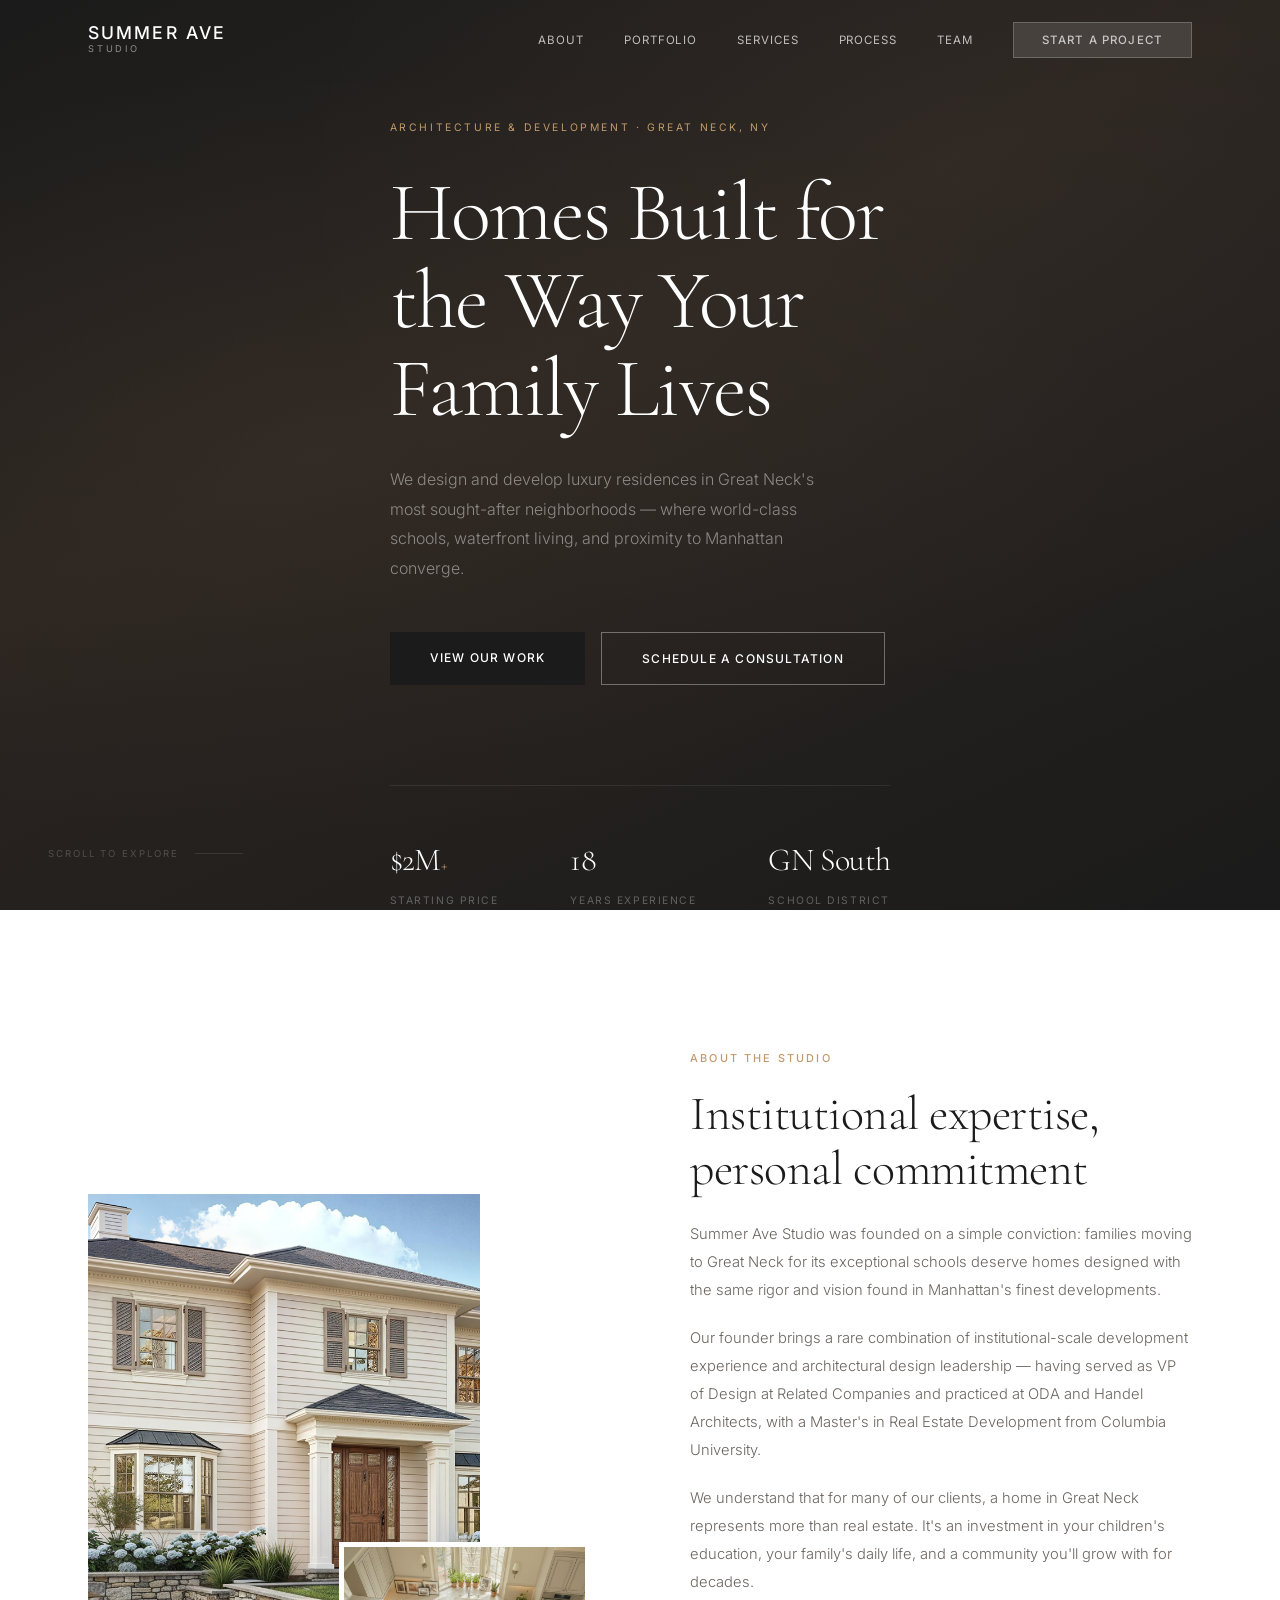
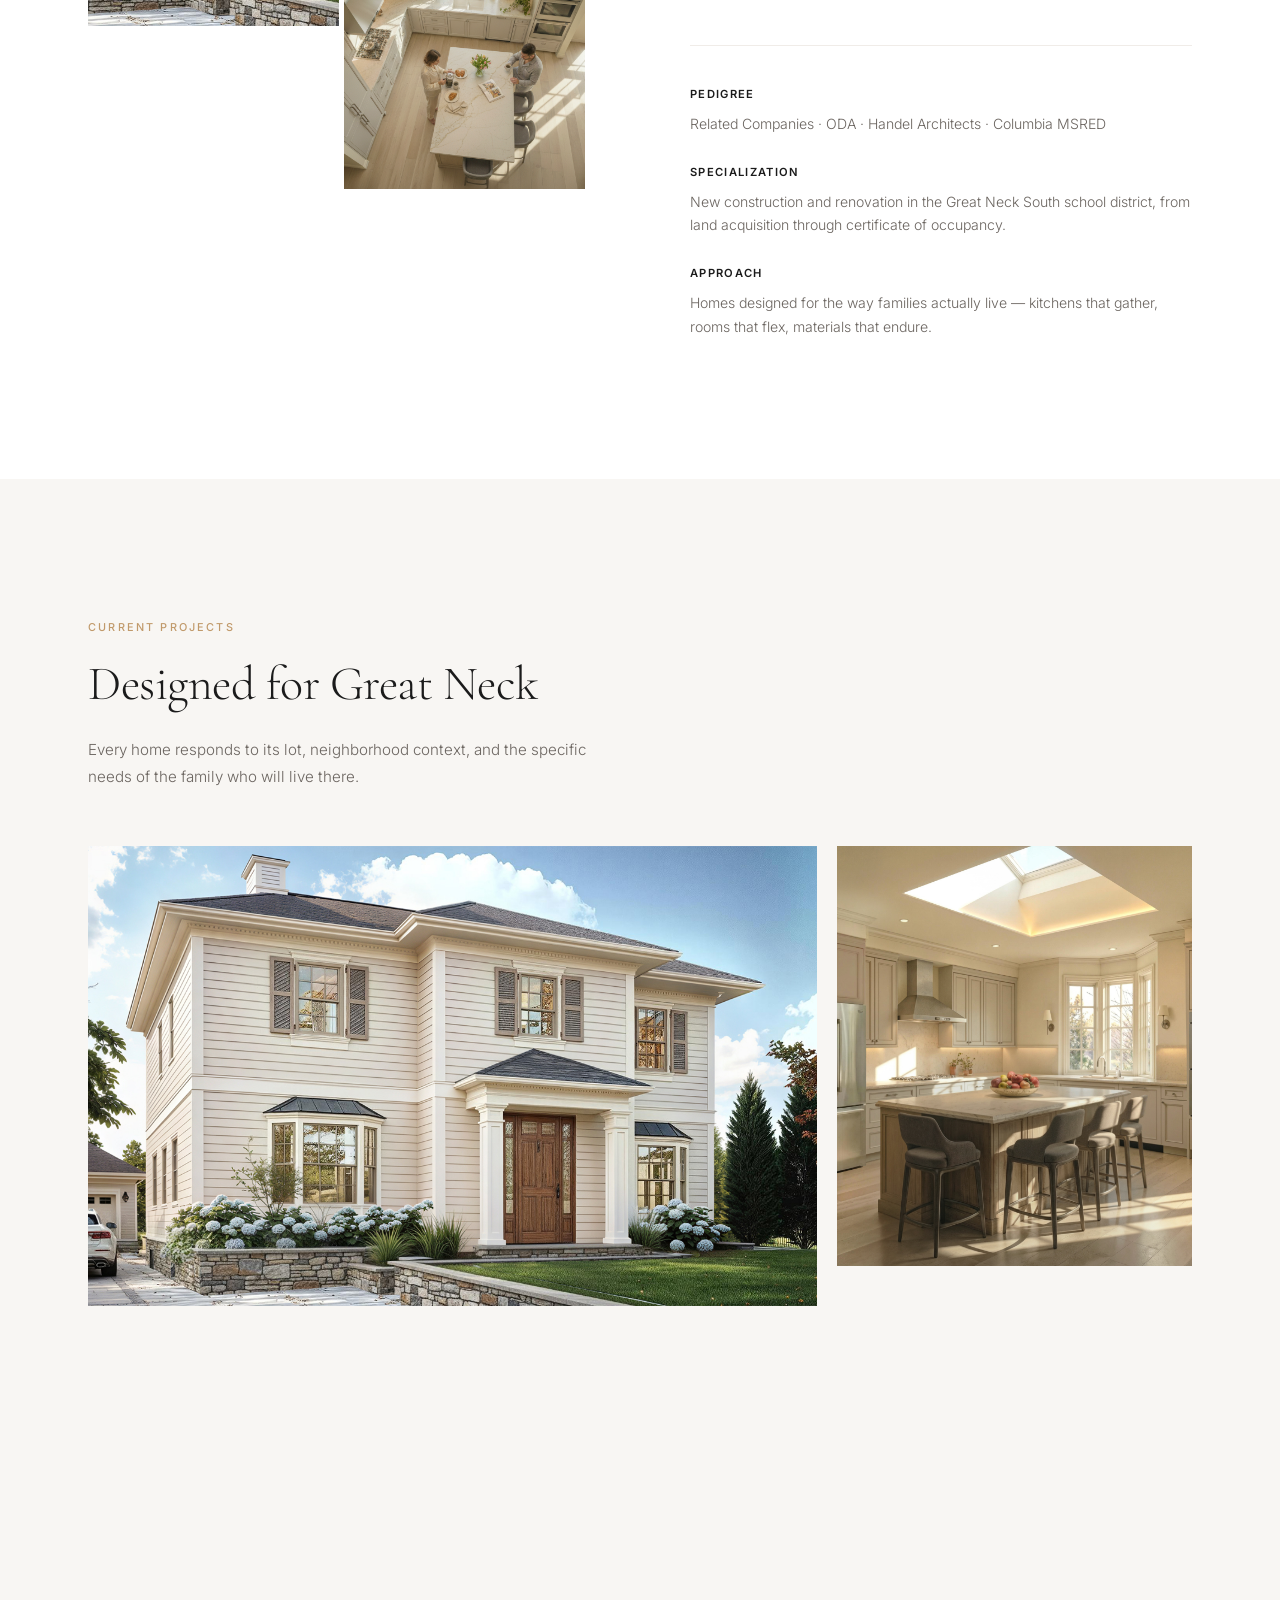
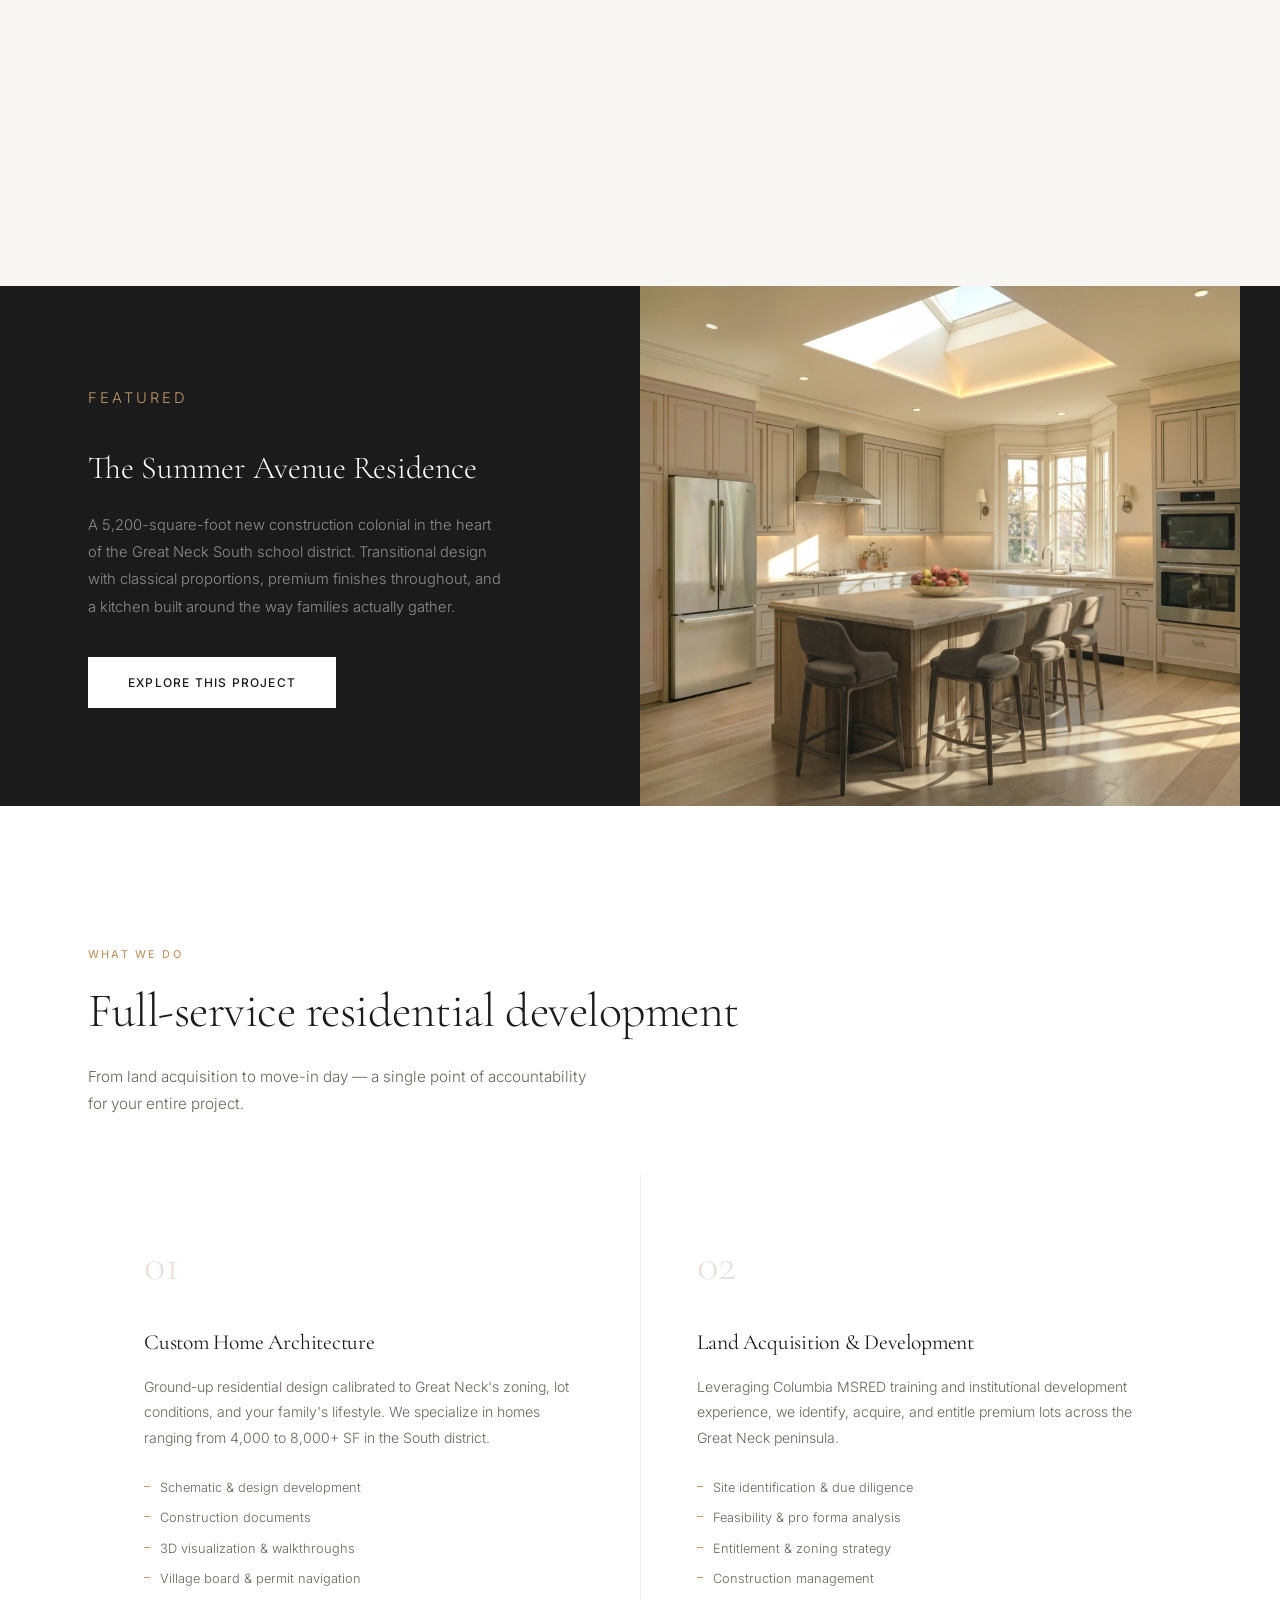
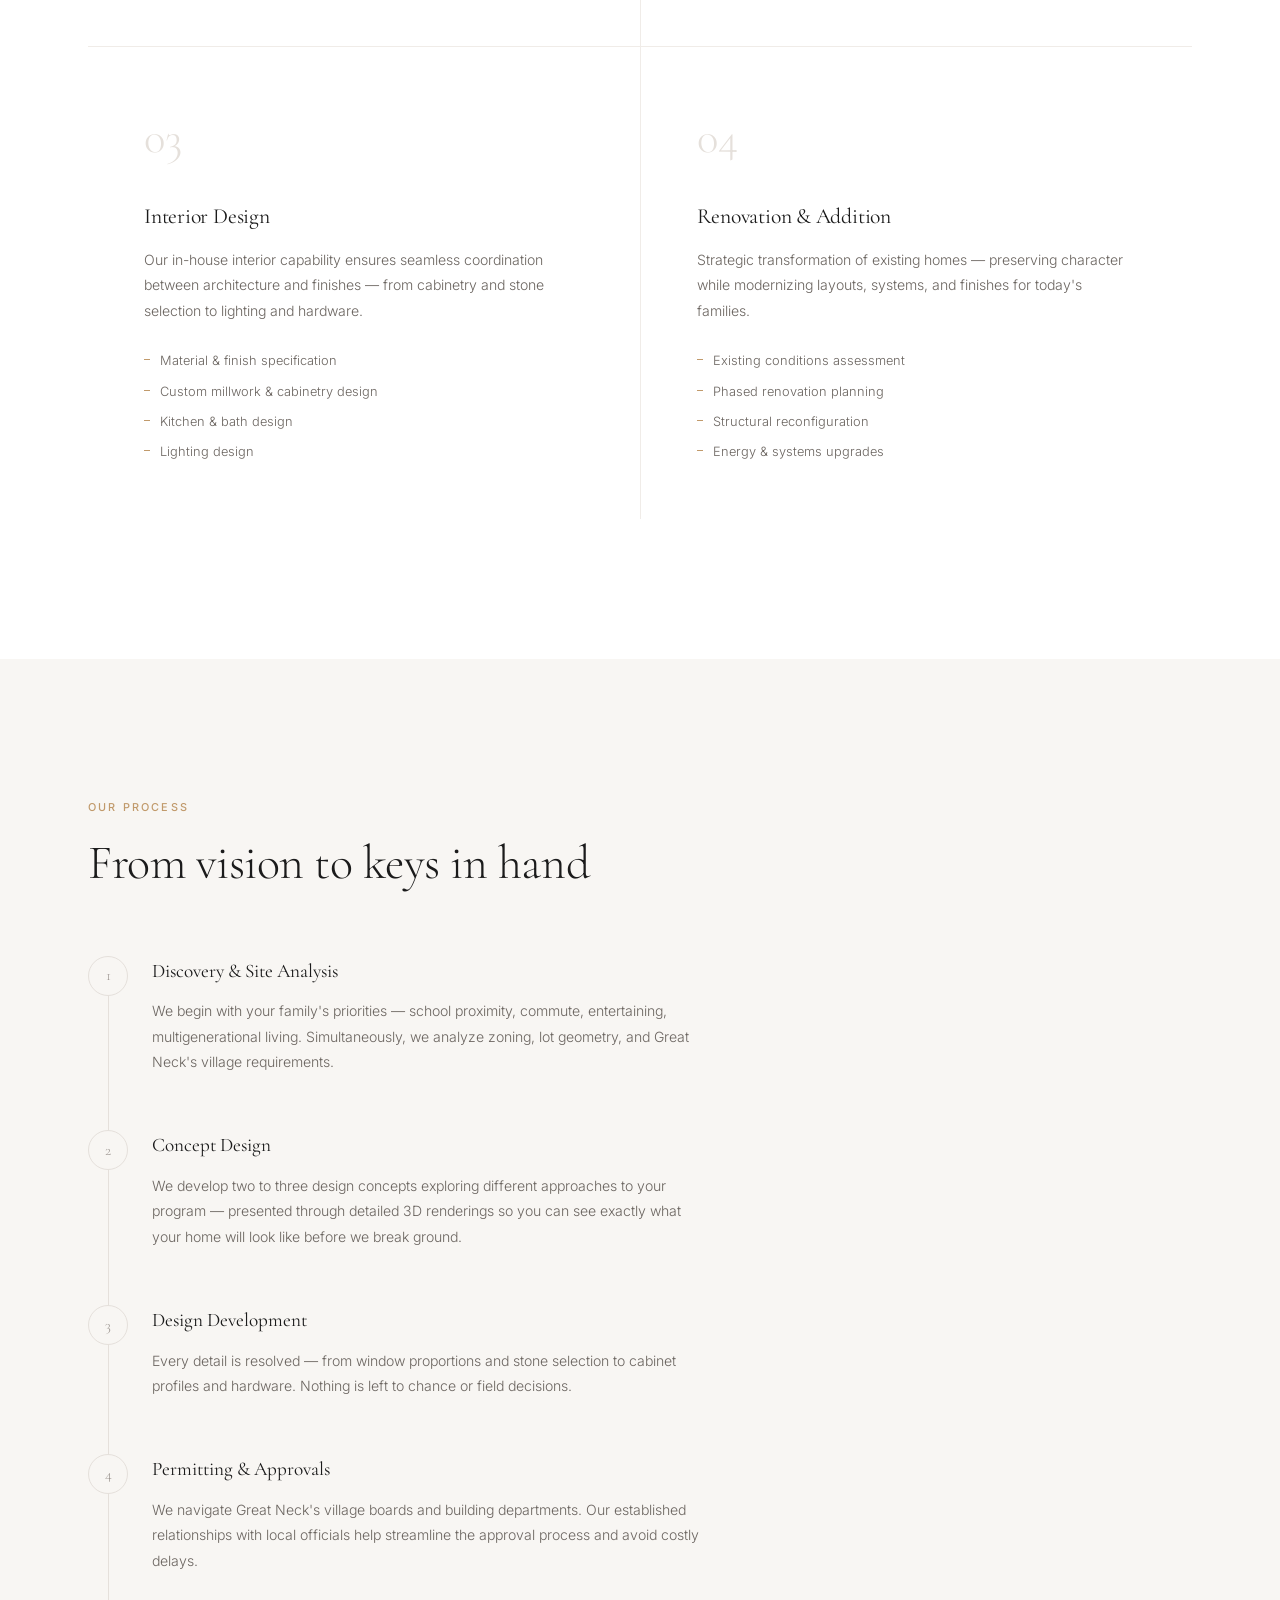
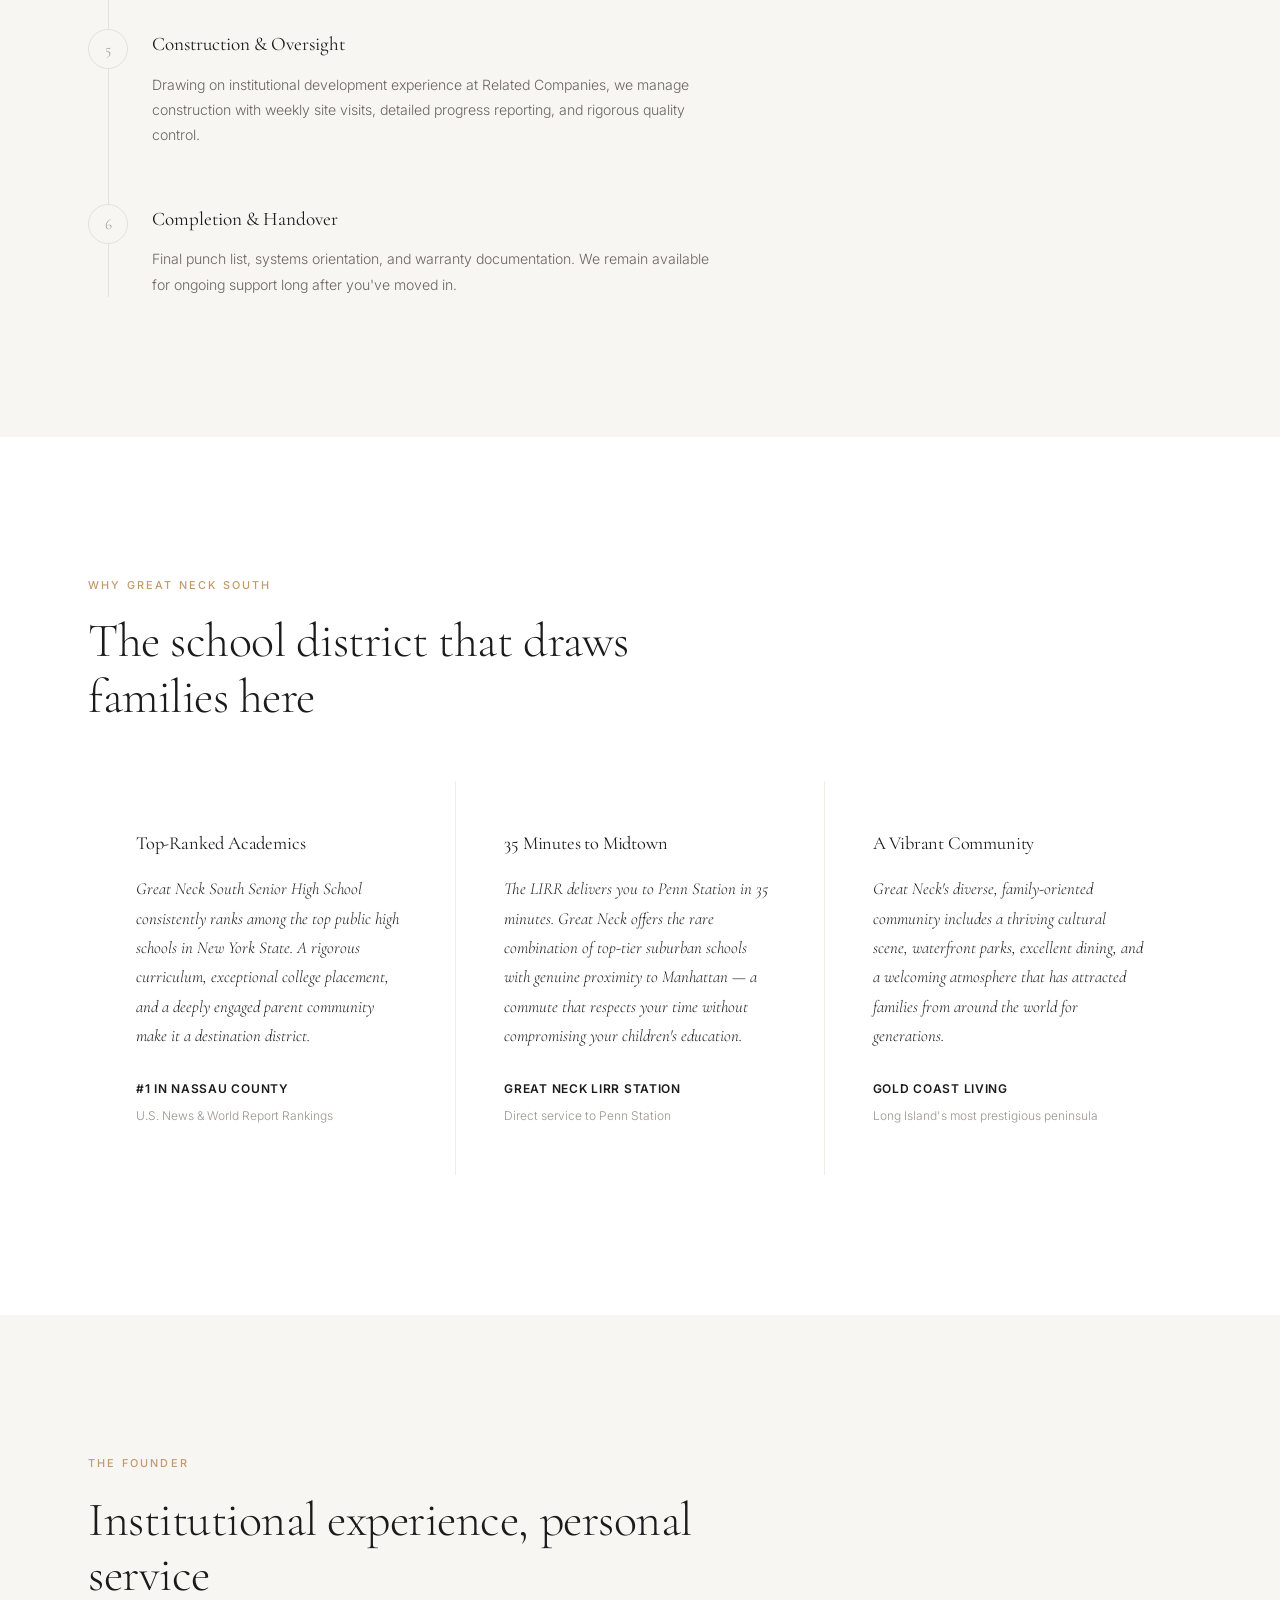
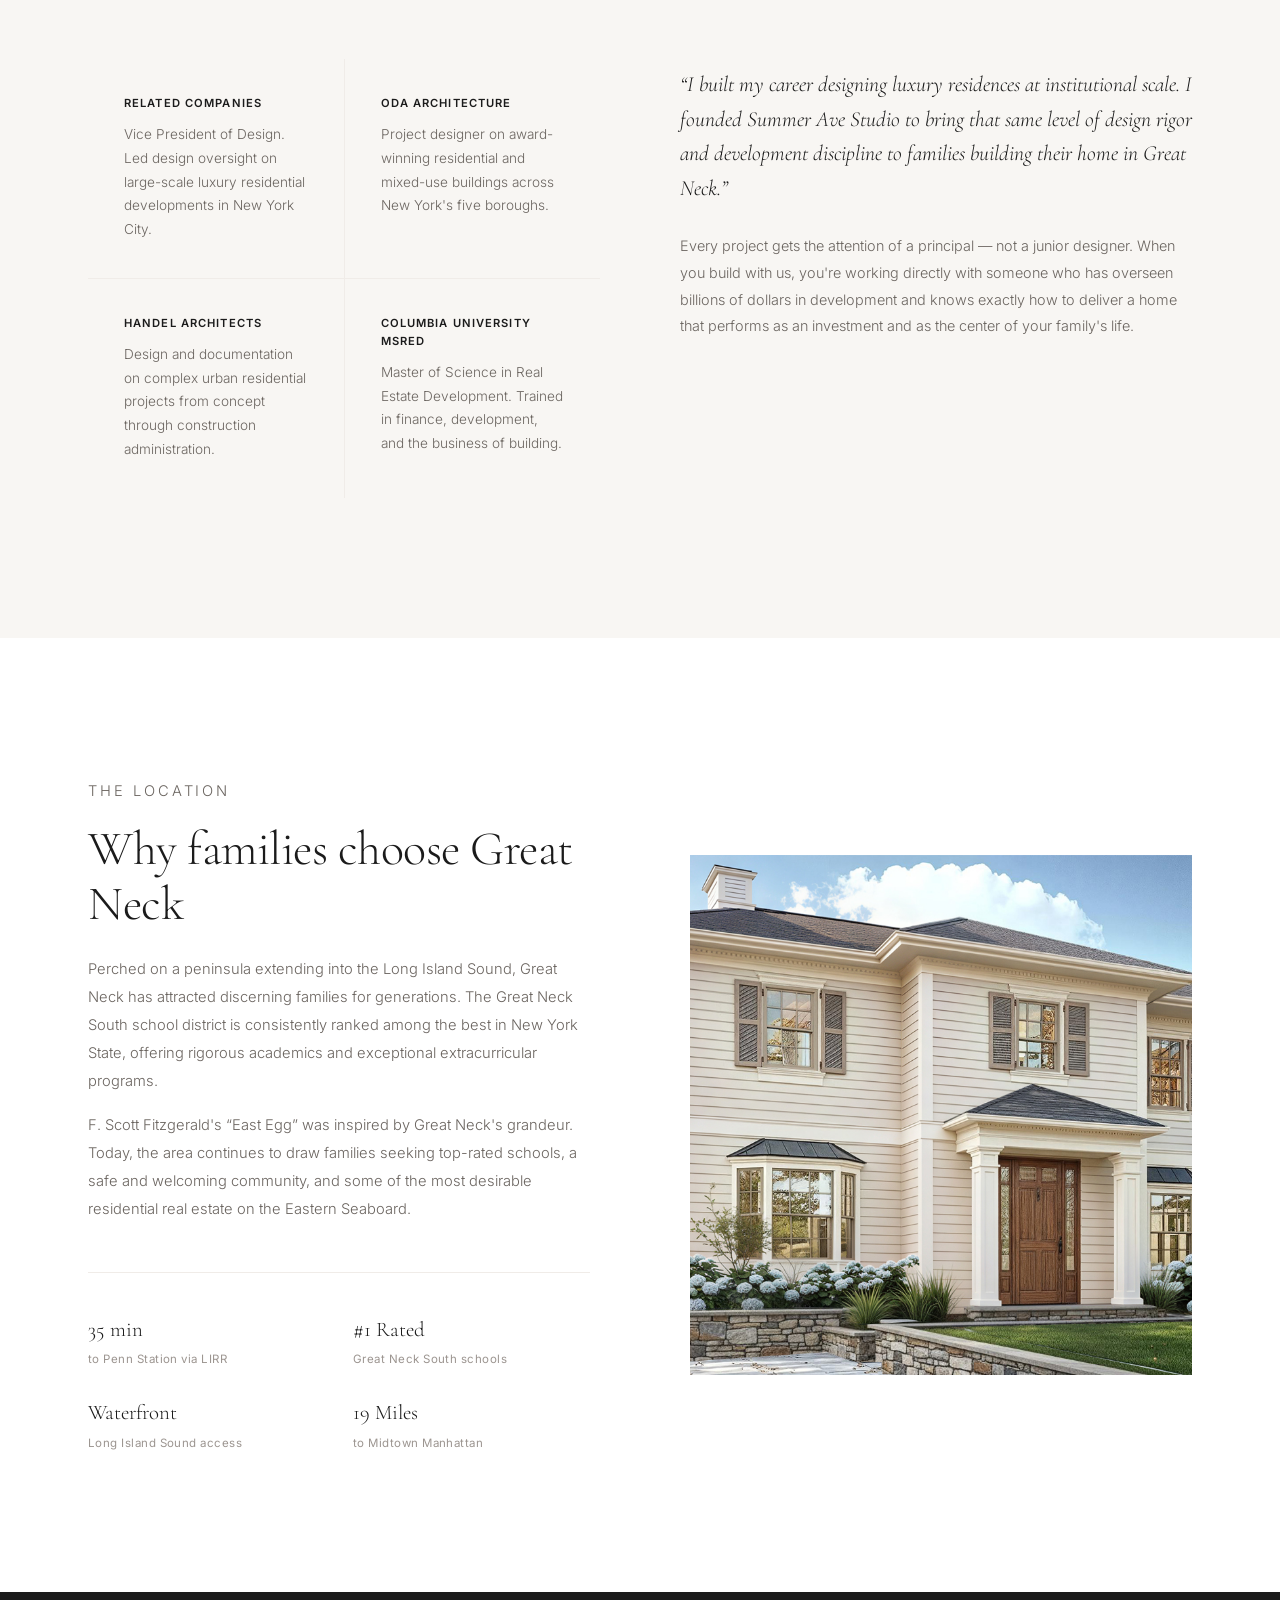
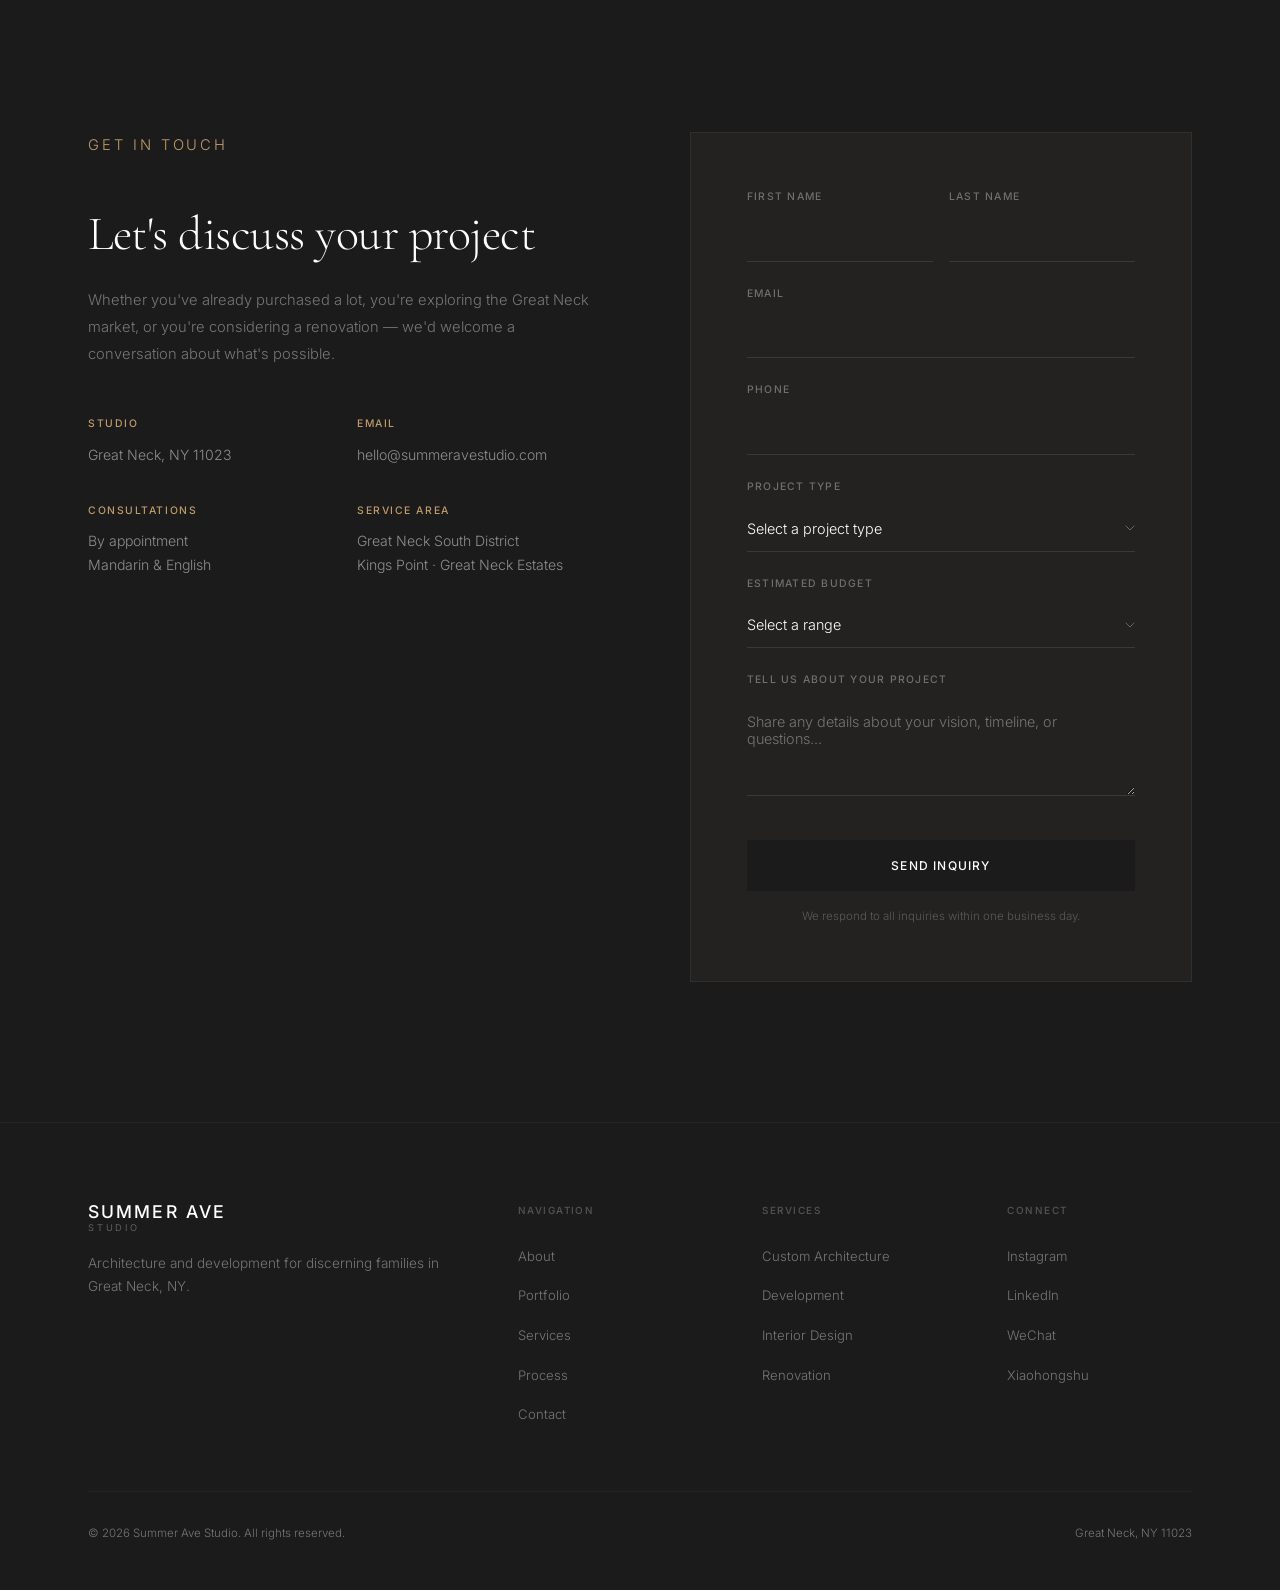
<file: index.html>
<!DOCTYPE html>
<html lang="en">
<head>
  <meta charset="UTF-8">
  <meta name="viewport" content="width=device-width, initial-scale=1.0">
  <title>Summer Ave Studio | Architecture & Development | Great Neck, NY</title>
  <meta name="description" content="Summer Ave Studio is a luxury architecture and development firm in Great Neck, NY. Founded by a Columbia MSRED graduate and former VP of Design at Related Companies, we design and build $2M+ custom homes for discerning families in the Great Neck South school district.">
  <link rel="preconnect" href="https://fonts.googleapis.com">
  <link rel="preconnect" href="https://fonts.gstatic.com" crossorigin>
  <link href="https://fonts.googleapis.com/css2?family=Cormorant+Garamond:ital,wght@0,300;0,400;0,500;0,600;0,700;1,300;1,400&family=Inter:wght@300;400;500;600&display=swap" rel="stylesheet">
  <link rel="stylesheet" href="styles.css">
</head>
<body>

  <!-- Navigation -->
  <nav class="nav" id="nav">
    <div class="nav-inner">
      <a href="index.html" class="nav-logo">
        <span class="logo-text">Summer Ave</span>
        <span class="logo-sub">Studio</span>
      </a>
      <ul class="nav-links" id="navLinks">
        <li><a href="#about">About</a></li>
        <li><a href="portfolio.html">Portfolio</a></li>
        <li><a href="#services">Services</a></li>
        <li><a href="#process">Process</a></li>
        <li><a href="#team">Team</a></li>
        <li><a href="#contact" class="nav-cta">Start a Project</a></li>
      </ul>
      <button class="nav-toggle" id="navToggle" aria-label="Toggle menu">
        <span></span>
        <span></span>
        <span></span>
      </button>
    </div>
  </nav>

  <!-- Hero -->
  <header class="hero" id="hero">
    <div class="hero-bg">
      <div class="hero-overlay"></div>
    </div>
    <div class="hero-content">
      <p class="hero-tagline">Architecture & Development &middot; Great Neck, NY</p>
      <h1 class="hero-title">Homes Built for<br>the Way Your<br>Family Lives</h1>
      <p class="hero-description">
        We design and develop luxury residences in Great Neck's most
        sought-after neighborhoods &mdash; where world-class schools,
        waterfront living, and proximity to Manhattan converge.
      </p>
      <div class="hero-actions">
        <a href="portfolio.html" class="btn btn-primary">View Our Work</a>
        <a href="#contact" class="btn btn-outline">Schedule a Consultation</a>
      </div>
      <div class="hero-stats">
        <div class="stat">
          <span class="stat-number">$2M<span class="stat-plus">+</span></span>
          <span class="stat-label">Starting Price</span>
        </div>
        <div class="stat">
          <span class="stat-number" data-target="18">0</span>
          <span class="stat-label">Years Experience</span>
        </div>
        <div class="stat">
          <span class="stat-number">GN South</span>
          <span class="stat-label">School District</span>
        </div>
      </div>
    </div>
    <div class="hero-scroll">
      <span>Scroll to explore</span>
      <div class="scroll-line"></div>
    </div>
  </header>

  <!-- About -->
  <section class="section about" id="about">
    <div class="container">
      <div class="about-grid">
        <div class="about-image">
          <div class="about-img-1">
            <img src="images/exterior-rendering.jpg" alt="Summer Ave Studio &mdash; New construction colonial in Great Neck" loading="lazy">
          </div>
          <div class="about-img-2">
            <img src="images/kitchen-overhead.png" alt="Family gathering around Taj Mahal quartzite island" loading="lazy">
          </div>
        </div>
        <div class="about-content">
          <p class="section-label">About the Studio</p>
          <h2 class="section-title">Institutional expertise, personal commitment</h2>
          <p class="about-text">
            Summer Ave Studio was founded on a simple conviction: families moving to
            Great Neck for its exceptional schools deserve homes designed with the same
            rigor and vision found in Manhattan's finest developments.
          </p>
          <p class="about-text">
            Our founder brings a rare combination of institutional-scale development
            experience and architectural design leadership &mdash; having served as
            VP of Design at Related Companies and practiced at ODA and Handel Architects,
            with a Master's in Real Estate Development from Columbia University.
          </p>
          <p class="about-text">
            We understand that for many of our clients, a home in Great Neck represents
            more than real estate. It's an investment in your children's education,
            your family's daily life, and a community you'll grow with for decades.
          </p>
          <div class="about-values">
            <div class="value">
              <h4>Pedigree</h4>
              <p>Related Companies &middot; ODA &middot; Handel Architects &middot; Columbia MSRED</p>
            </div>
            <div class="value">
              <h4>Specialization</h4>
              <p>New construction and renovation in the Great Neck South school district, from land acquisition through certificate of occupancy.</p>
            </div>
            <div class="value">
              <h4>Approach</h4>
              <p>Homes designed for the way families actually live &mdash; kitchens that gather, rooms that flex, materials that endure.</p>
            </div>
          </div>
        </div>
      </div>
    </div>
  </section>

  <!-- Portfolio Section -->
  <section class="section portfolio" id="portfolio">
    <div class="container">
      <p class="section-label">Current Projects</p>
      <h2 class="section-title">Designed for Great Neck</h2>
      <p class="section-subtitle">
        Every home responds to its lot, neighborhood context, and the
        specific needs of the family who will live there.
      </p>

      <div class="portfolio-grid">
        <!-- Project 1: Exterior -->
        <div class="project-card project-large" data-category="new">
          <div class="project-image">
            <img src="images/exterior-rendering.jpg" alt="New construction colonial &mdash; Great Neck" loading="lazy" class="project-img-real">
            <div class="project-overlay">
              <span class="project-tag">New Construction</span>
              <h3 class="project-name">Summer Avenue Residence</h3>
              <p class="project-meta">5,200 SF &middot; 5 BD &middot; Great Neck South &middot; $2.4M</p>
              <a href="portfolio.html" class="project-link">View Project &rarr;</a>
            </div>
          </div>
        </div>

        <!-- Project 2: Kitchen -->
        <div class="project-card" data-category="new">
          <div class="project-image">
            <img src="images/kitchen-rendering.jpg" alt="Custom kitchen with skylight and Taj Mahal quartzite" loading="lazy" class="project-img-real">
            <div class="project-overlay">
              <span class="project-tag">Interior</span>
              <h3 class="project-name">Chef's Kitchen</h3>
              <p class="project-meta">Skylight &middot; Taj Mahal Quartzite &middot; Custom Millwork</p>
              <a href="portfolio.html" class="project-link">View Project &rarr;</a>
            </div>
          </div>
        </div>

        <!-- Project 3: Overhead -->
        <div class="project-card" data-category="new">
          <div class="project-image">
            <img src="images/kitchen-overhead.png" alt="Overhead view of family kitchen island" loading="lazy" class="project-img-real">
            <div class="project-overlay">
              <span class="project-tag">Design Philosophy</span>
              <h3 class="project-name">The Gathering Kitchen</h3>
              <p class="project-meta">Designed around family life</p>
              <a href="portfolio.html" class="project-link">View Project &rarr;</a>
            </div>
          </div>
        </div>
      </div>
    </div>
  </section>

  <!-- Feature Strip -->
  <section class="feature-strip">
    <div class="feature-strip-inner">
      <div class="feature-text">
        <p class="section-label">Featured</p>
        <h2>The Summer Avenue Residence</h2>
        <p>
          A 5,200-square-foot new construction colonial in the heart of the
          Great Neck South school district. Transitional design with classical
          proportions, premium finishes throughout, and a kitchen built around
          the way families actually gather.
        </p>
        <a href="portfolio.html" class="btn btn-primary">Explore This Project</a>
      </div>
      <div class="feature-image">
        <img src="images/kitchen-rendering.jpg" alt="Summer Avenue kitchen rendering" loading="lazy" style="width:100%;height:100%;object-fit:cover;">
      </div>
    </div>
  </section>

  <!-- Services -->
  <section class="section services" id="services">
    <div class="container">
      <p class="section-label">What We Do</p>
      <h2 class="section-title">Full-service residential development</h2>
      <p class="section-subtitle">
        From land acquisition to move-in day &mdash; a single point of
        accountability for your entire project.
      </p>

      <div class="services-grid">
        <div class="service-card">
          <div class="service-number">01</div>
          <h3>Custom Home Architecture</h3>
          <p>
            Ground-up residential design calibrated to Great Neck's zoning,
            lot conditions, and your family's lifestyle. We specialize in
            homes ranging from 4,000 to 8,000+ SF in the South district.
          </p>
          <ul class="service-features">
            <li>Schematic & design development</li>
            <li>Construction documents</li>
            <li>3D visualization & walkthroughs</li>
            <li>Village board & permit navigation</li>
          </ul>
        </div>

        <div class="service-card">
          <div class="service-number">02</div>
          <h3>Land Acquisition & Development</h3>
          <p>
            Leveraging Columbia MSRED training and institutional development
            experience, we identify, acquire, and entitle premium lots across
            the Great Neck peninsula.
          </p>
          <ul class="service-features">
            <li>Site identification & due diligence</li>
            <li>Feasibility & pro forma analysis</li>
            <li>Entitlement & zoning strategy</li>
            <li>Construction management</li>
          </ul>
        </div>

        <div class="service-card">
          <div class="service-number">03</div>
          <h3>Interior Design</h3>
          <p>
            Our in-house interior capability ensures seamless coordination
            between architecture and finishes &mdash; from cabinetry and
            stone selection to lighting and hardware.
          </p>
          <ul class="service-features">
            <li>Material & finish specification</li>
            <li>Custom millwork & cabinetry design</li>
            <li>Kitchen & bath design</li>
            <li>Lighting design</li>
          </ul>
        </div>

        <div class="service-card">
          <div class="service-number">04</div>
          <h3>Renovation & Addition</h3>
          <p>
            Strategic transformation of existing homes &mdash; preserving
            character while modernizing layouts, systems, and finishes
            for today's families.
          </p>
          <ul class="service-features">
            <li>Existing conditions assessment</li>
            <li>Phased renovation planning</li>
            <li>Structural reconfiguration</li>
            <li>Energy & systems upgrades</li>
          </ul>
        </div>
      </div>
    </div>
  </section>

  <!-- Process -->
  <section class="section process" id="process">
    <div class="container">
      <p class="section-label">Our Process</p>
      <h2 class="section-title">From vision to keys in hand</h2>

      <div class="process-timeline">
        <div class="process-step">
          <div class="step-marker"><span class="step-num">1</span></div>
          <div class="step-content">
            <h3>Discovery & Site Analysis</h3>
            <p>
              We begin with your family's priorities &mdash; school proximity,
              commute, entertaining, multigenerational living. Simultaneously,
              we analyze zoning, lot geometry, and Great Neck's village requirements.
            </p>
          </div>
        </div>

        <div class="process-step">
          <div class="step-marker"><span class="step-num">2</span></div>
          <div class="step-content">
            <h3>Concept Design</h3>
            <p>
              We develop two to three design concepts exploring different approaches
              to your program &mdash; presented through detailed 3D renderings so
              you can see exactly what your home will look like before we break ground.
            </p>
          </div>
        </div>

        <div class="process-step">
          <div class="step-marker"><span class="step-num">3</span></div>
          <div class="step-content">
            <h3>Design Development</h3>
            <p>
              Every detail is resolved &mdash; from window proportions and stone
              selection to cabinet profiles and hardware. Nothing is left to chance
              or field decisions.
            </p>
          </div>
        </div>

        <div class="process-step">
          <div class="step-marker"><span class="step-num">4</span></div>
          <div class="step-content">
            <h3>Permitting & Approvals</h3>
            <p>
              We navigate Great Neck's village boards and building departments.
              Our established relationships with local officials help streamline
              the approval process and avoid costly delays.
            </p>
          </div>
        </div>

        <div class="process-step">
          <div class="step-marker"><span class="step-num">5</span></div>
          <div class="step-content">
            <h3>Construction & Oversight</h3>
            <p>
              Drawing on institutional development experience at Related Companies,
              we manage construction with weekly site visits, detailed progress
              reporting, and rigorous quality control.
            </p>
          </div>
        </div>

        <div class="process-step">
          <div class="step-marker"><span class="step-num">6</span></div>
          <div class="step-content">
            <h3>Completion & Handover</h3>
            <p>
              Final punch list, systems orientation, and warranty documentation.
              We remain available for ongoing support long after you've moved in.
            </p>
          </div>
        </div>
      </div>
    </div>
  </section>

  <!-- Testimonials -->
  <section class="section testimonials">
    <div class="container">
      <p class="section-label">Why Great Neck South</p>
      <h2 class="section-title">The school district that draws families here</h2>

      <div class="testimonials-grid">
        <div class="testimonial-card">
          <h4 class="testimonial-heading">Top-Ranked Academics</h4>
          <blockquote>
            Great Neck South Senior High School consistently ranks among
            the top public high schools in New York State. A rigorous
            curriculum, exceptional college placement, and a deeply
            engaged parent community make it a destination district.
          </blockquote>
          <div class="testimonial-author">
            <strong>#1 in Nassau County</strong>
            <span>U.S. News & World Report Rankings</span>
          </div>
        </div>

        <div class="testimonial-card">
          <h4 class="testimonial-heading">35 Minutes to Midtown</h4>
          <blockquote>
            The LIRR delivers you to Penn Station in 35 minutes. Great Neck
            offers the rare combination of top-tier suburban schools with
            genuine proximity to Manhattan &mdash; a commute that respects
            your time without compromising your children's education.
          </blockquote>
          <div class="testimonial-author">
            <strong>Great Neck LIRR Station</strong>
            <span>Direct service to Penn Station</span>
          </div>
        </div>

        <div class="testimonial-card">
          <h4 class="testimonial-heading">A Vibrant Community</h4>
          <blockquote>
            Great Neck's diverse, family-oriented community includes a
            thriving cultural scene, waterfront parks, excellent dining,
            and a welcoming atmosphere that has attracted families from
            around the world for generations.
          </blockquote>
          <div class="testimonial-author">
            <strong>Gold Coast Living</strong>
            <span>Long Island's most prestigious peninsula</span>
          </div>
        </div>
      </div>
    </div>
  </section>

  <!-- Team -->
  <section class="section team" id="team">
    <div class="container">
      <p class="section-label">The Founder</p>
      <h2 class="section-title">Institutional experience, personal service</h2>

      <div class="team-single">
        <div class="team-credentials">
          <div class="credential">
            <h4>Related Companies</h4>
            <p>Vice President of Design. Led design oversight on large-scale
            luxury residential developments in New York City.</p>
          </div>
          <div class="credential">
            <h4>ODA Architecture</h4>
            <p>Project designer on award-winning residential and mixed-use
            buildings across New York's five boroughs.</p>
          </div>
          <div class="credential">
            <h4>Handel Architects</h4>
            <p>Design and documentation on complex urban residential projects
            from concept through construction administration.</p>
          </div>
          <div class="credential">
            <h4>Columbia University MSRED</h4>
            <p>Master of Science in Real Estate Development. Trained in
            finance, development, and the business of building.</p>
          </div>
        </div>
        <div class="team-philosophy">
          <p class="team-quote">
            &ldquo;I built my career designing luxury residences at institutional
            scale. I founded Summer Ave Studio to bring that same level of
            design rigor and development discipline to families building
            their home in Great Neck.&rdquo;
          </p>
          <p class="team-quote-small">
            Every project gets the attention of a principal &mdash; not a junior
            designer. When you build with us, you're working directly with
            someone who has overseen billions of dollars in development and
            knows exactly how to deliver a home that performs as an investment
            and as the center of your family's life.
          </p>
        </div>
      </div>
    </div>
  </section>

  <!-- Great Neck Section -->
  <section class="section neighborhood">
    <div class="container">
      <div class="neighborhood-grid">
        <div class="neighborhood-content">
          <p class="section-label">The Location</p>
          <h2 class="section-title">Why families choose Great Neck</h2>
          <p>
            Perched on a peninsula extending into the Long Island Sound, Great Neck
            has attracted discerning families for generations. The Great Neck South
            school district is consistently ranked among the best in New York State,
            offering rigorous academics and exceptional extracurricular programs.
          </p>
          <p>
            F. Scott Fitzgerald's &ldquo;East Egg&rdquo; was inspired by Great Neck's
            grandeur. Today, the area continues to draw families seeking top-rated
            schools, a safe and welcoming community, and some of the most desirable
            residential real estate on the Eastern Seaboard.
          </p>
          <div class="neighborhood-highlights">
            <div class="highlight">
              <strong>35 min</strong>
              <span>to Penn Station via LIRR</span>
            </div>
            <div class="highlight">
              <strong>#1 Rated</strong>
              <span>Great Neck South schools</span>
            </div>
            <div class="highlight">
              <strong>Waterfront</strong>
              <span>Long Island Sound access</span>
            </div>
            <div class="highlight">
              <strong>19 Miles</strong>
              <span>to Midtown Manhattan</span>
            </div>
          </div>
        </div>
        <div class="neighborhood-image">
          <img src="images/exterior-rendering.jpg" alt="New construction in Great Neck" loading="lazy" class="neighborhood-img-real">
        </div>
      </div>
    </div>
  </section>

  <!-- Contact -->
  <section class="section contact" id="contact">
    <div class="container">
      <div class="contact-grid">
        <div class="contact-info">
          <p class="section-label">Get in Touch</p>
          <h2 class="section-title">Let's discuss your project</h2>
          <p>
            Whether you've already purchased a lot, you're exploring the
            Great Neck market, or you're considering a renovation &mdash;
            we'd welcome a conversation about what's possible.
          </p>

          <div class="contact-details">
            <div class="contact-item">
              <h4>Studio</h4>
              <p>Great Neck, NY 11023</p>
            </div>
            <div class="contact-item">
              <h4>Email</h4>
              <p>hello@summeravestudio.com</p>
            </div>
            <div class="contact-item">
              <h4>Consultations</h4>
              <p>By appointment<br>Mandarin &amp; English</p>
            </div>
            <div class="contact-item">
              <h4>Service Area</h4>
              <p>Great Neck South District<br>Kings Point &middot; Great Neck Estates</p>
            </div>
          </div>
        </div>

        <div class="contact-form-wrap">
          <form class="contact-form" id="contactForm">
            <div class="form-row">
              <div class="form-group">
                <label for="firstName">First Name</label>
                <input type="text" id="firstName" name="firstName" required>
              </div>
              <div class="form-group">
                <label for="lastName">Last Name</label>
                <input type="text" id="lastName" name="lastName" required>
              </div>
            </div>
            <div class="form-group">
              <label for="email">Email</label>
              <input type="email" id="email" name="email" required>
            </div>
            <div class="form-group">
              <label for="phone">Phone</label>
              <input type="tel" id="phone" name="phone">
            </div>
            <div class="form-group">
              <label for="projectType">Project Type</label>
              <select id="projectType" name="projectType">
                <option value="">Select a project type</option>
                <option value="new-construction">New Construction</option>
                <option value="renovation">Full Renovation</option>
                <option value="addition">Addition</option>
                <option value="land">Land Acquisition + Build</option>
                <option value="other">Other</option>
              </select>
            </div>
            <div class="form-group">
              <label for="budget">Estimated Budget</label>
              <select id="budget" name="budget">
                <option value="">Select a range</option>
                <option value="2-3m">$2M &ndash; $3M</option>
                <option value="3-4m">$3M &ndash; $4M</option>
                <option value="4-5m">$4M &ndash; $5M</option>
                <option value="5m+">$5M+</option>
              </select>
            </div>
            <div class="form-group">
              <label for="message">Tell us about your project</label>
              <textarea id="message" name="message" rows="4" placeholder="Share any details about your vision, timeline, or questions..."></textarea>
            </div>
            <button type="submit" class="btn btn-primary btn-full">Send Inquiry</button>
            <p class="form-note">We respond to all inquiries within one business day.</p>
          </form>
        </div>
      </div>
    </div>
  </section>

  <!-- Footer -->
  <footer class="footer">
    <div class="container">
      <div class="footer-grid">
        <div class="footer-brand">
          <a href="index.html" class="nav-logo">
            <span class="logo-text">Summer Ave</span>
            <span class="logo-sub">Studio</span>
          </a>
          <p>Architecture and development for discerning families in Great Neck, NY.</p>
        </div>
        <div class="footer-links">
          <h4>Navigation</h4>
          <ul>
            <li><a href="#about">About</a></li>
            <li><a href="portfolio.html">Portfolio</a></li>
            <li><a href="#services">Services</a></li>
            <li><a href="#process">Process</a></li>
            <li><a href="#contact">Contact</a></li>
          </ul>
        </div>
        <div class="footer-links">
          <h4>Services</h4>
          <ul>
            <li><a href="#services">Custom Architecture</a></li>
            <li><a href="#services">Development</a></li>
            <li><a href="#services">Interior Design</a></li>
            <li><a href="#services">Renovation</a></li>
          </ul>
        </div>
        <div class="footer-links">
          <h4>Connect</h4>
          <ul>
            <li><a href="#">Instagram</a></li>
            <li><a href="#">LinkedIn</a></li>
            <li><a href="#">WeChat</a></li>
            <li><a href="#">Xiaohongshu</a></li>
          </ul>
        </div>
      </div>
      <div class="footer-bottom">
        <p>&copy; 2026 Summer Ave Studio. All rights reserved.</p>
        <p>Great Neck, NY 11023</p>
      </div>
    </div>
  </footer>

  <script src="script.js"></script>
</body>
</html>
</file>
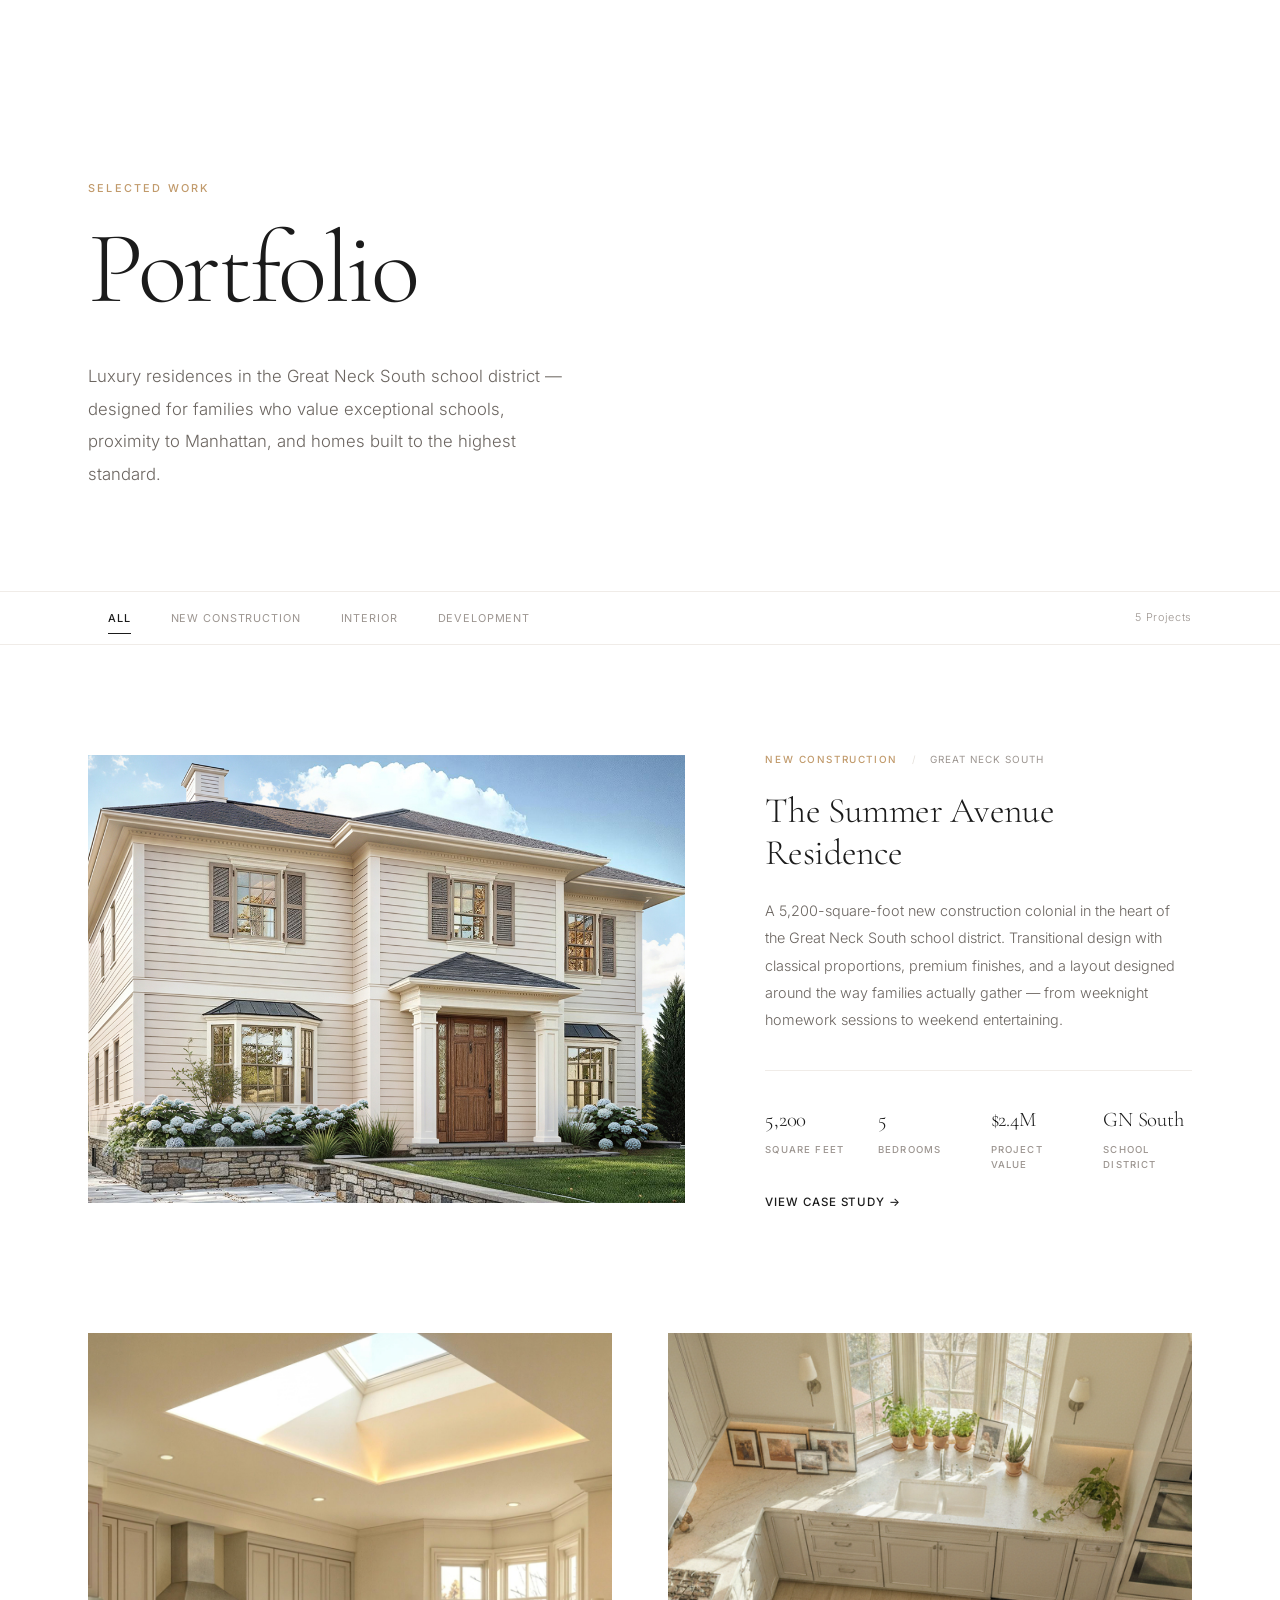
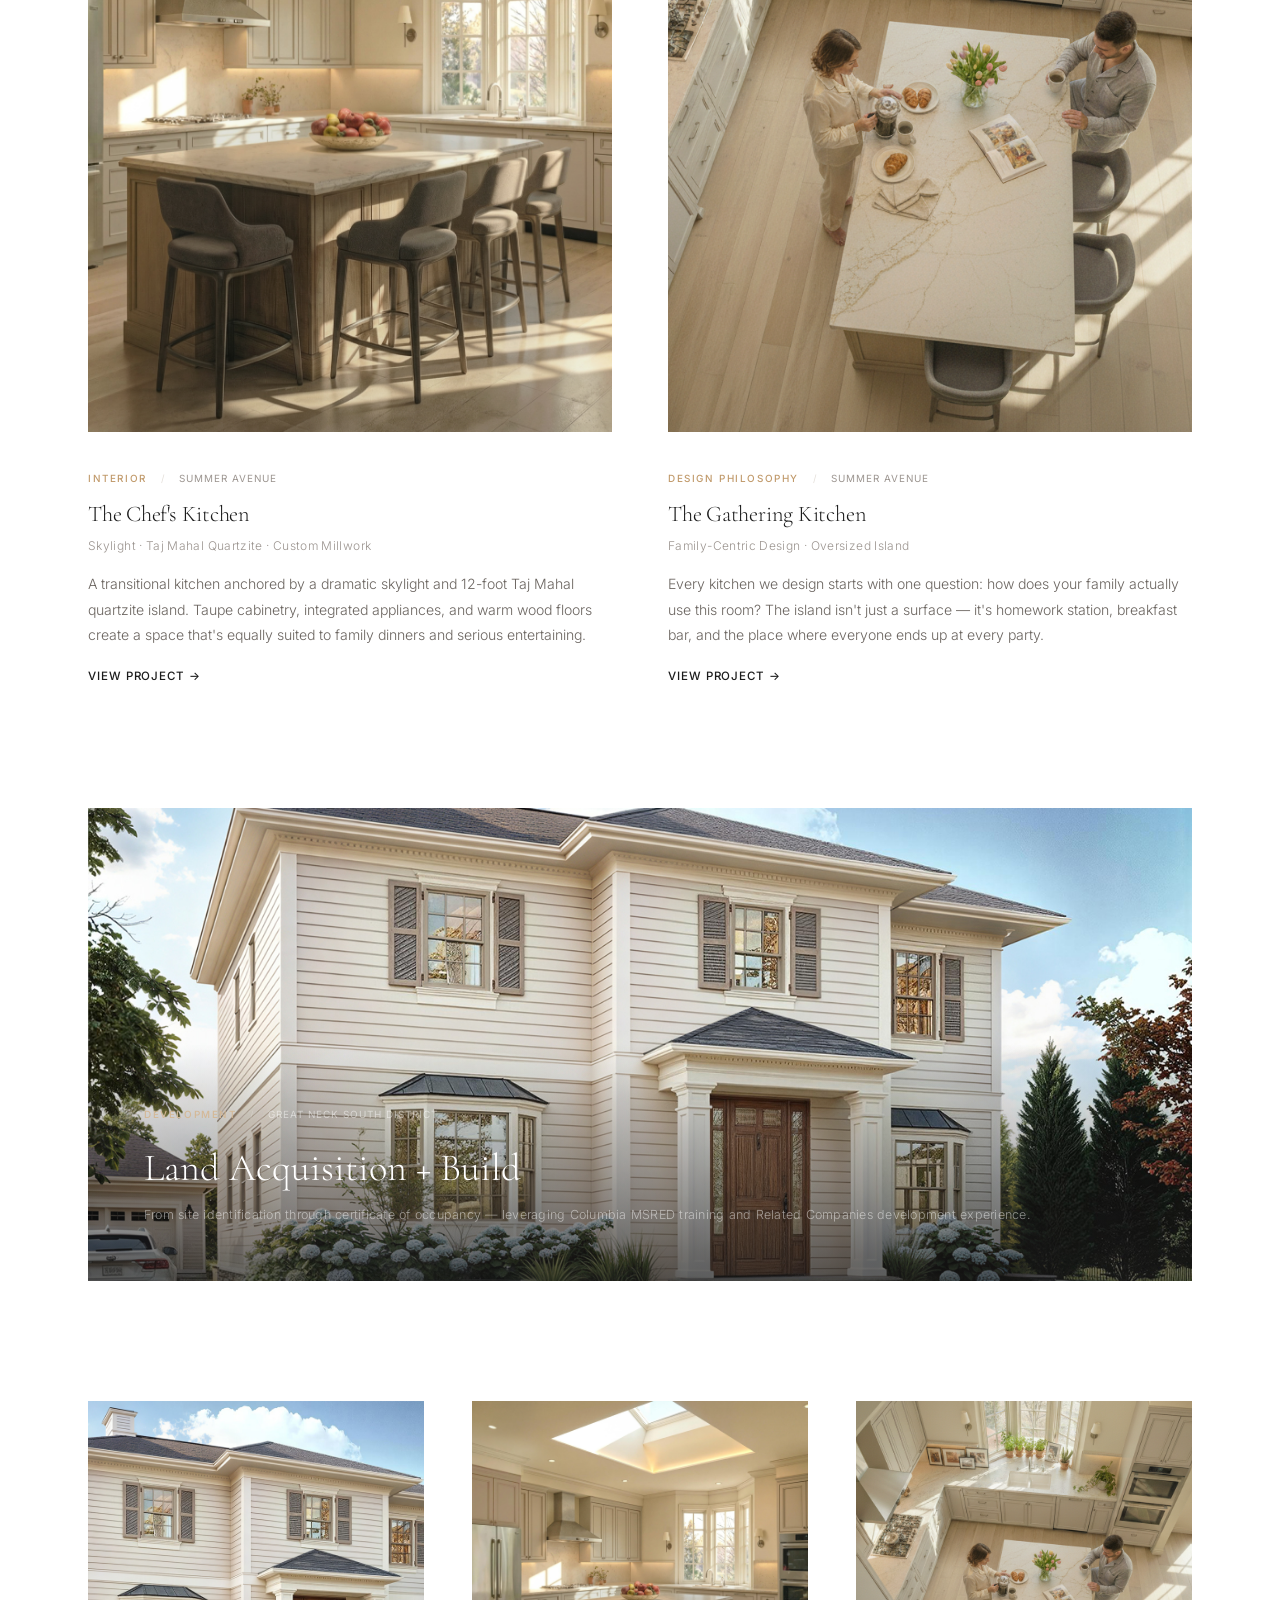
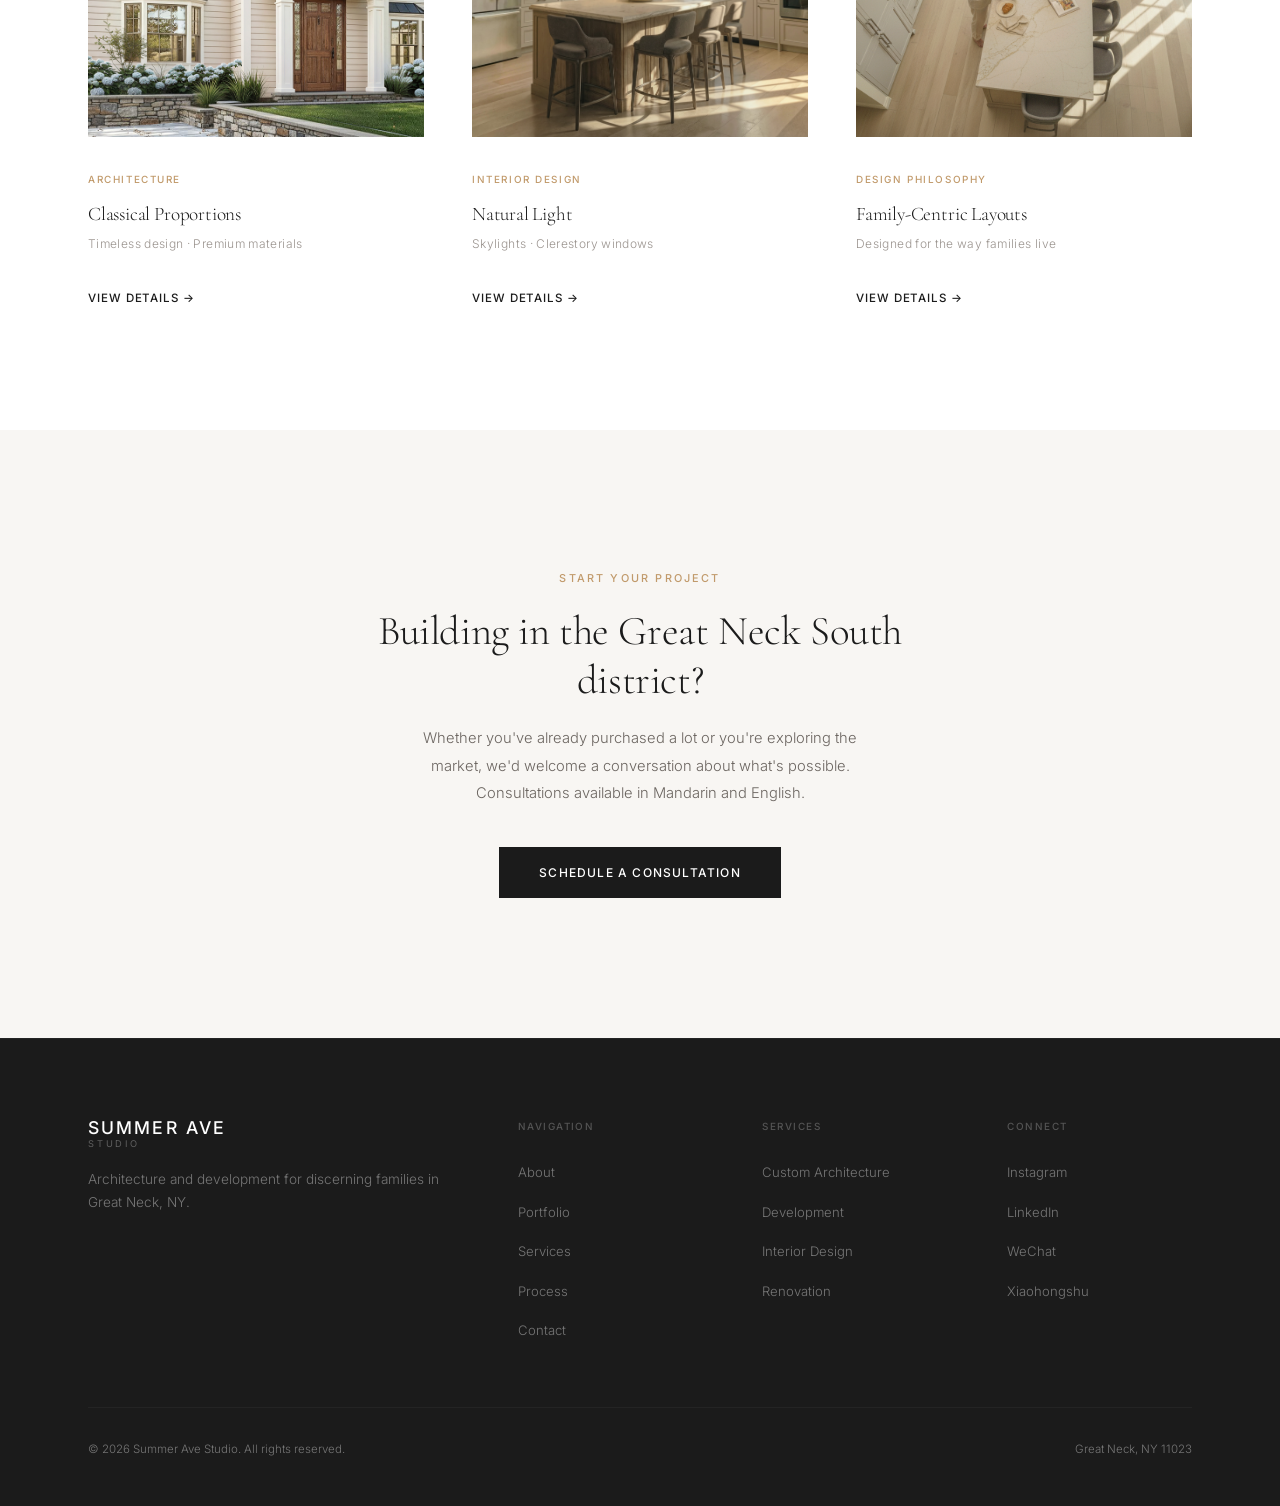
<file: portfolio.html>
<!DOCTYPE html>
<html lang="en">
<head>
  <meta charset="UTF-8">
  <meta name="viewport" content="width=device-width, initial-scale=1.0">
  <title>Portfolio | Summer Ave Studio | Great Neck, NY</title>
  <meta name="description" content="Explore our portfolio of luxury custom homes in the Great Neck South school district. New construction and renovation from $2M+. Founded by a Columbia MSRED graduate and former VP of Design at Related Companies.">
  <link rel="preconnect" href="https://fonts.googleapis.com">
  <link rel="preconnect" href="https://fonts.gstatic.com" crossorigin>
  <link href="https://fonts.googleapis.com/css2?family=Cormorant+Garamond:ital,wght@0,300;0,400;0,500;0,600;0,700;1,300;1,400&family=Inter:wght@300;400;500;600&display=swap" rel="stylesheet">
  <link rel="stylesheet" href="styles.css">
  <link rel="stylesheet" href="portfolio.css">
</head>
<body class="portfolio-page">

  <!-- Navigation -->
  <nav class="nav scrolled" id="nav">
    <div class="nav-inner">
      <a href="index.html" class="nav-logo">
        <span class="logo-text">Summer Ave</span>
        <span class="logo-sub">Studio</span>
      </a>
      <ul class="nav-links" id="navLinks">
        <li><a href="index.html#about">About</a></li>
        <li><a href="portfolio.html" class="active">Portfolio</a></li>
        <li><a href="index.html#services">Services</a></li>
        <li><a href="index.html#process">Process</a></li>
        <li><a href="index.html#team">Team</a></li>
        <li><a href="index.html#contact" class="nav-cta">Start a Project</a></li>
      </ul>
      <button class="nav-toggle" id="navToggle" aria-label="Toggle menu">
        <span></span>
        <span></span>
        <span></span>
      </button>
    </div>
  </nav>

  <!-- Page Header -->
  <header class="port-header">
    <div class="container">
      <p class="section-label">Selected Work</p>
      <h1 class="port-header-title">Portfolio</h1>
      <p class="port-header-intro">
        Luxury residences in the Great Neck South school district &mdash;
        designed for families who value exceptional schools, proximity to
        Manhattan, and homes built to the highest standard.
      </p>
    </div>
  </header>

  <!-- Filter Bar -->
  <div class="port-filter-bar">
    <div class="container">
      <div class="port-filters">
        <button class="port-filter active" data-filter="all">All</button>
        <button class="port-filter" data-filter="new">New Construction</button>
        <button class="port-filter" data-filter="interior">Interior</button>
        <button class="port-filter" data-filter="development">Development</button>
      </div>
      <p class="port-count"><span id="projectCount">5</span> Projects</p>
    </div>
  </div>

  <!-- Editorial Grid -->
  <main class="port-main">
    <div class="container">

      <!-- === Row 1: Hero Feature — Summer Avenue Residence === -->
      <article class="port-feature" data-category="new development">
        <a href="#" class="port-feature-link">
          <div class="port-feature-img">
            <img src="images/exterior-rendering.jpg" alt="Summer Avenue Residence &mdash; New construction colonial in Great Neck South" loading="lazy" style="width:100%;height:100%;object-fit:cover;">
          </div>
          <div class="port-feature-text">
            <div class="port-feature-meta">
              <span class="port-type">New Construction</span>
              <span class="port-divider">/</span>
              <span class="port-location">Great Neck South</span>
            </div>
            <h2 class="port-feature-name">The Summer Avenue Residence</h2>
            <p class="port-feature-desc">
              A 5,200-square-foot new construction colonial in the heart of the
              Great Neck South school district. Transitional design with classical
              proportions, premium finishes, and a layout designed around the way
              families actually gather &mdash; from weeknight homework sessions
              to weekend entertaining.
            </p>
            <div class="port-feature-stats">
              <div class="port-stat">
                <span class="port-stat-val">5,200</span>
                <span class="port-stat-unit">Square Feet</span>
              </div>
              <div class="port-stat">
                <span class="port-stat-val">5</span>
                <span class="port-stat-unit">Bedrooms</span>
              </div>
              <div class="port-stat">
                <span class="port-stat-val">$2.4M</span>
                <span class="port-stat-unit">Project Value</span>
              </div>
              <div class="port-stat">
                <span class="port-stat-val">GN South</span>
                <span class="port-stat-unit">School District</span>
              </div>
            </div>
            <span class="port-view">View Case Study &rarr;</span>
          </div>
        </a>
      </article>

      <!-- === Row 2: Two-Column — Kitchen Studies === -->
      <div class="port-duo">
        <article class="port-card" data-category="new interior">
          <a href="#" class="port-card-link">
            <div class="port-card-img port-card-img-tall">
              <img src="images/kitchen-rendering.jpg" alt="Chef's kitchen with skylight and Taj Mahal quartzite" loading="lazy" style="width:100%;height:100%;object-fit:cover;">
            </div>
            <div class="port-card-text">
              <div class="port-card-meta">
                <span class="port-type">Interior</span>
                <span class="port-divider">/</span>
                <span class="port-location">Summer Avenue</span>
              </div>
              <h3 class="port-card-name">The Chef's Kitchen</h3>
              <p class="port-card-spec">Skylight &middot; Taj Mahal Quartzite &middot; Custom Millwork</p>
              <p class="port-card-desc">
                A transitional kitchen anchored by a dramatic skylight and
                12-foot Taj Mahal quartzite island. Taupe cabinetry, integrated
                appliances, and warm wood floors create a space that's equally
                suited to family dinners and serious entertaining.
              </p>
              <span class="port-view">View Project &rarr;</span>
            </div>
          </a>
        </article>

        <article class="port-card" data-category="new interior">
          <a href="#" class="port-card-link">
            <div class="port-card-img port-card-img-tall">
              <img src="images/kitchen-overhead.png" alt="Overhead view of family gathering at kitchen island" loading="lazy" style="width:100%;height:100%;object-fit:cover;">
            </div>
            <div class="port-card-text">
              <div class="port-card-meta">
                <span class="port-type">Design Philosophy</span>
                <span class="port-divider">/</span>
                <span class="port-location">Summer Avenue</span>
              </div>
              <h3 class="port-card-name">The Gathering Kitchen</h3>
              <p class="port-card-spec">Family-Centric Design &middot; Oversized Island</p>
              <p class="port-card-desc">
                Every kitchen we design starts with one question: how does your
                family actually use this room? The island isn't just a surface
                &mdash; it's homework station, breakfast bar, and the place where
                everyone ends up at every party.
              </p>
              <span class="port-view">View Project &rarr;</span>
            </div>
          </a>
        </article>
      </div>

      <!-- === Row 3: Wide Editorial Image — Exterior Detail === -->
      <article class="port-editorial" data-category="new development">
        <a href="#" class="port-editorial-link">
          <div class="port-editorial-img">
            <img src="images/exterior-rendering.jpg" alt="Summer Avenue Residence &mdash; Classical portico and slate roof" loading="lazy" style="width:100%;height:100%;object-fit:cover;">
            <div class="port-editorial-caption">
              <div class="port-card-meta">
                <span class="port-type">Development</span>
                <span class="port-divider">/</span>
                <span class="port-location">Great Neck South District</span>
              </div>
              <h3>Land Acquisition + Build</h3>
              <p>From site identification through certificate of occupancy &mdash; leveraging Columbia MSRED training and Related Companies development experience.</p>
            </div>
          </div>
        </a>
      </article>

      <!-- === Row 4: Design Approach Cards === -->
      <div class="port-trio">
        <article class="port-card port-card-compact" data-category="new">
          <a href="#" class="port-card-link">
            <div class="port-card-img">
              <img src="images/exterior-rendering.jpg" alt="Classical exterior proportions" loading="lazy" style="width:100%;height:100%;object-fit:cover;">
            </div>
            <div class="port-card-text">
              <div class="port-card-meta">
                <span class="port-type">Architecture</span>
              </div>
              <h3 class="port-card-name">Classical Proportions</h3>
              <p class="port-card-spec">Timeless design &middot; Premium materials</p>
              <span class="port-view">View Details &rarr;</span>
            </div>
          </a>
        </article>

        <article class="port-card port-card-compact" data-category="interior">
          <a href="#" class="port-card-link">
            <div class="port-card-img">
              <img src="images/kitchen-rendering.jpg" alt="Skylight kitchen detail" loading="lazy" style="width:100%;height:100%;object-fit:cover;">
            </div>
            <div class="port-card-text">
              <div class="port-card-meta">
                <span class="port-type">Interior Design</span>
              </div>
              <h3 class="port-card-name">Natural Light</h3>
              <p class="port-card-spec">Skylights &middot; Clerestory windows</p>
              <span class="port-view">View Details &rarr;</span>
            </div>
          </a>
        </article>

        <article class="port-card port-card-compact" data-category="interior">
          <a href="#" class="port-card-link">
            <div class="port-card-img">
              <img src="images/kitchen-overhead.png" alt="Family-centric kitchen design" loading="lazy" style="width:100%;height:100%;object-fit:cover;">
            </div>
            <div class="port-card-text">
              <div class="port-card-meta">
                <span class="port-type">Design Philosophy</span>
              </div>
              <h3 class="port-card-name">Family-Centric Layouts</h3>
              <p class="port-card-spec">Designed for the way families live</p>
              <span class="port-view">View Details &rarr;</span>
            </div>
          </a>
        </article>
      </div>

    </div>
  </main>

  <!-- Bottom CTA -->
  <section class="port-cta">
    <div class="container">
      <p class="section-label">Start Your Project</p>
      <h2 class="port-cta-title">Building in the Great Neck South district?</h2>
      <p class="port-cta-text">
        Whether you've already purchased a lot or you're exploring the market,
        we'd welcome a conversation about what's possible. Consultations available
        in Mandarin and English.
      </p>
      <a href="index.html#contact" class="btn btn-primary">Schedule a Consultation</a>
    </div>
  </section>

  <!-- Footer -->
  <footer class="footer">
    <div class="container">
      <div class="footer-grid">
        <div class="footer-brand">
          <a href="index.html" class="nav-logo">
            <span class="logo-text">Summer Ave</span>
            <span class="logo-sub">Studio</span>
          </a>
          <p>Architecture and development for discerning families in Great Neck, NY.</p>
        </div>
        <div class="footer-links">
          <h4>Navigation</h4>
          <ul>
            <li><a href="index.html#about">About</a></li>
            <li><a href="portfolio.html">Portfolio</a></li>
            <li><a href="index.html#services">Services</a></li>
            <li><a href="index.html#process">Process</a></li>
            <li><a href="index.html#contact">Contact</a></li>
          </ul>
        </div>
        <div class="footer-links">
          <h4>Services</h4>
          <ul>
            <li><a href="index.html#services">Custom Architecture</a></li>
            <li><a href="index.html#services">Development</a></li>
            <li><a href="index.html#services">Interior Design</a></li>
            <li><a href="index.html#services">Renovation</a></li>
          </ul>
        </div>
        <div class="footer-links">
          <h4>Connect</h4>
          <ul>
            <li><a href="#">Instagram</a></li>
            <li><a href="#">LinkedIn</a></li>
            <li><a href="#">WeChat</a></li>
            <li><a href="#">Xiaohongshu</a></li>
          </ul>
        </div>
      </div>
      <div class="footer-bottom">
        <p>&copy; 2026 Summer Ave Studio. All rights reserved.</p>
        <p>Great Neck, NY 11023</p>
      </div>
    </div>
  </footer>

  <script src="script.js"></script>
  <script src="portfolio.js"></script>
</body>
</html>
</file>
<file: styles.css>
/* ============================================================
   Summer Ave Studio
   Aesthetic: Burberry heritage warmth + Foster & Partners minimalism
   ============================================================ */

*, *::before, *::after {
  margin: 0;
  padding: 0;
  box-sizing: border-box;
}

:root {
  /* Palette — Burberry-inspired warm neutrals */
  --color-bg: #FFFFFF;
  --color-bg-warm: #F8F6F3;
  --color-surface: #FFFFFF;
  --color-text: #1B1B1B;
  --color-text-secondary: #6B6560;
  --color-text-muted: #9C9590;
  --color-accent: #1B1B1B;
  --color-accent-hover: #000000;
  --color-honey: #C19A6B;
  --color-camel: #D4B896;
  --color-camel-light: #E8DDD0;
  --color-border: #E5E0DB;
  --color-border-light: #F0ECE8;
  --color-dark: #1B1B1B;
  --color-dark-surface: #242220;

  /* Typography — editorial precision */
  --font-serif: 'Cormorant Garamond', 'Georgia', serif;
  --font-sans: 'Inter', -apple-system, BlinkMacSystemFont, sans-serif;

  /* Spacing — generous, Foster-level breathing room */
  --section-padding: 140px;
  --container-width: 1200px;
  --container-padding: 48px;

  /* Motion */
  --ease-out: cubic-bezier(0.16, 1, 0.3, 1);
  --transition-base: 0.35s var(--ease-out);
  --transition-slow: 0.7s var(--ease-out);
}

html {
  scroll-behavior: smooth;
  font-size: 16px;
  -webkit-font-smoothing: antialiased;
  -moz-osx-font-smoothing: grayscale;
}

body {
  font-family: var(--font-sans);
  color: var(--color-text);
  background-color: var(--color-bg);
  line-height: 1.6;
  overflow-x: hidden;
}

a {
  color: inherit;
  text-decoration: none;
}

ul { list-style: none; }

img {
  max-width: 100%;
  display: block;
}

.container {
  max-width: var(--container-width);
  margin: 0 auto;
  padding: 0 var(--container-padding);
}

/* ============================================================
   SECTION SYSTEM — Foster-level hierarchy
   ============================================================ */
.section {
  padding: var(--section-padding) 0;
}

.section-label {
  font-family: var(--font-sans);
  font-size: 0.68rem;
  font-weight: 500;
  letter-spacing: 0.2em;
  text-transform: uppercase;
  color: var(--color-honey);
  margin-bottom: 20px;
}

.section-title {
  font-family: var(--font-serif);
  font-size: clamp(2rem, 3.8vw, 3rem);
  font-weight: 300;
  line-height: 1.15;
  letter-spacing: -0.01em;
  color: var(--color-text);
  margin-bottom: 24px;
  max-width: 680px;
}

.section-subtitle {
  font-size: 0.95rem;
  font-weight: 300;
  color: var(--color-text-secondary);
  max-width: 520px;
  line-height: 1.8;
  margin-bottom: 56px;
}

/* ============================================================
   BUTTONS — Burberry-restrained
   ============================================================ */
.btn {
  display: inline-block;
  font-family: var(--font-sans);
  font-size: 0.75rem;
  font-weight: 500;
  letter-spacing: 0.1em;
  text-transform: uppercase;
  padding: 16px 40px;
  border: none;
  cursor: pointer;
  transition: all var(--transition-base);
}

.btn-primary {
  background: var(--color-accent);
  color: #fff;
}

.btn-primary:hover {
  background: var(--color-accent-hover);
}

.btn-outline {
  background: transparent;
  border: 1px solid rgba(255,255,255,0.35);
  color: #fff;
}

.btn-outline:hover {
  background: rgba(255,255,255,0.08);
  border-color: rgba(255,255,255,0.6);
}

.btn-full {
  width: 100%;
  text-align: center;
}

/* ============================================================
   IMAGE PLACEHOLDERS
   ============================================================ */
.img-placeholder {
  background: linear-gradient(160deg, var(--color-camel-light) 0%, var(--color-border) 100%);
  display: flex;
  flex-direction: column;
  align-items: center;
  justify-content: center;
  color: var(--color-text-muted);
  font-size: 0.75rem;
  letter-spacing: 0.06em;
  width: 100%;
  height: 100%;
}

.placeholder-icon {
  font-size: 2rem;
  margin-bottom: 8px;
  opacity: 0.3;
}

/* ============================================================
   NAVIGATION — thin, disappearing, Burberry-meets-Foster
   ============================================================ */
.nav {
  position: fixed;
  top: 0;
  left: 0;
  right: 0;
  z-index: 1000;
  padding: 24px 0;
  transition: all var(--transition-base);
}

.nav.scrolled {
  background: rgba(255, 255, 255, 0.96);
  backdrop-filter: blur(16px);
  padding: 16px 0;
  border-bottom: 1px solid var(--color-border-light);
}

.nav.scrolled .logo-text,
.nav.scrolled .logo-sub {
  color: var(--color-text);
}

.nav.scrolled .nav-links a {
  color: var(--color-text-secondary);
}

.nav.scrolled .nav-links a:hover {
  color: var(--color-text);
}

.nav.scrolled .nav-cta {
  background: var(--color-accent) !important;
  color: #fff !important;
  border: none !important;
}

.nav-inner {
  max-width: var(--container-width);
  margin: 0 auto;
  padding: 0 var(--container-padding);
  display: flex;
  align-items: center;
  justify-content: space-between;
}

.nav-logo {
  display: flex;
  flex-direction: column;
  line-height: 1;
}

.logo-text {
  font-family: var(--font-sans);
  font-size: 1.1rem;
  font-weight: 500;
  color: #fff;
  letter-spacing: 0.12em;
  text-transform: uppercase;
  transition: color var(--transition-base);
}

.logo-sub {
  font-family: var(--font-sans);
  font-size: 0.58rem;
  font-weight: 400;
  letter-spacing: 0.3em;
  text-transform: uppercase;
  color: rgba(255,255,255,0.5);
  margin-top: 2px;
  transition: color var(--transition-base);
}

.nav.scrolled .logo-sub {
  color: var(--color-text-muted);
}

.nav-links {
  display: flex;
  align-items: center;
  gap: 40px;
}

.nav-links a {
  font-size: 0.72rem;
  font-weight: 400;
  letter-spacing: 0.08em;
  text-transform: uppercase;
  color: rgba(255,255,255,0.7);
  transition: color var(--transition-base);
}

.nav-links a:not(.nav-cta):hover {
  color: #fff;
}

.nav-cta {
  padding: 10px 28px !important;
  background: rgba(255,255,255,0.12) !important;
  border: 1px solid rgba(255,255,255,0.2) !important;
  font-weight: 500 !important;
  letter-spacing: 0.1em !important;
}

.nav-cta:hover {
  background: rgba(255,255,255,0.2) !important;
}

.nav-toggle {
  display: none;
  flex-direction: column;
  gap: 6px;
  background: none;
  border: none;
  cursor: pointer;
  padding: 4px;
}

.nav-toggle span {
  display: block;
  width: 24px;
  height: 1px;
  background: #fff;
  transition: all 0.4s var(--ease-out);
}

.nav.scrolled .nav-toggle span {
  background: var(--color-text);
}

/* ============================================================
   HERO — dark, warm, cinematic
   ============================================================ */
.hero {
  position: relative;
  min-height: 100vh;
  display: flex;
  align-items: center;
  overflow: hidden;
}

.hero-bg {
  position: absolute;
  inset: 0;
  background: linear-gradient(155deg, #1B1B1B 0%, #2A2420 40%, #1B1B1B 100%);
}

.hero-overlay {
  position: absolute;
  inset: 0;
  background:
    radial-gradient(ellipse at 25% 50%, rgba(193, 154, 107, 0.06) 0%, transparent 60%),
    radial-gradient(ellipse at 75% 20%, rgba(212, 184, 150, 0.04) 0%, transparent 50%);
}

.hero-content {
  position: relative;
  z-index: 2;
  max-width: var(--container-width);
  margin: 0 auto;
  padding: 0 var(--container-padding);
  padding-top: 120px;
}

.hero-tagline {
  font-family: var(--font-sans);
  font-size: 0.65rem;
  font-weight: 400;
  letter-spacing: 0.25em;
  text-transform: uppercase;
  color: var(--color-honey);
  margin-bottom: 32px;
}

.hero-title {
  font-family: var(--font-serif);
  font-size: clamp(3rem, 6.5vw, 5.2rem);
  font-weight: 300;
  line-height: 1.06;
  letter-spacing: -0.02em;
  color: #fff;
  margin-bottom: 32px;
}

.hero-description {
  font-size: 1rem;
  font-weight: 300;
  line-height: 1.85;
  color: rgba(255,255,255,0.45);
  max-width: 460px;
  margin-bottom: 48px;
}

.hero-actions {
  display: flex;
  gap: 16px;
  margin-bottom: 100px;
}

.hero-stats {
  display: flex;
  gap: 72px;
  padding-top: 48px;
  border-top: 1px solid rgba(255,255,255,0.08);
}

.stat {
  display: flex;
  flex-direction: column;
  gap: 8px;
}

.stat-number {
  font-family: var(--font-serif);
  font-size: 2rem;
  font-weight: 300;
  color: #fff;
  letter-spacing: -0.02em;
}

.stat-plus {
  font-size: 1rem;
  color: var(--color-honey);
}

.stat-label {
  font-size: 0.65rem;
  font-weight: 400;
  letter-spacing: 0.15em;
  text-transform: uppercase;
  color: rgba(255,255,255,0.3);
}

.hero-scroll {
  position: absolute;
  bottom: 48px;
  left: var(--container-padding);
  display: flex;
  align-items: center;
  gap: 16px;
  z-index: 2;
}

.hero-scroll span {
  font-size: 0.6rem;
  letter-spacing: 0.2em;
  text-transform: uppercase;
  color: rgba(255,255,255,0.2);
}

.scroll-line {
  width: 48px;
  height: 1px;
  background: rgba(255,255,255,0.1);
  position: relative;
  overflow: hidden;
}

.scroll-line::after {
  content: '';
  position: absolute;
  top: 0;
  left: -100%;
  width: 100%;
  height: 100%;
  background: var(--color-honey);
  animation: scrollLine 2.5s infinite;
}

@keyframes scrollLine {
  0% { left: -100%; }
  100% { left: 100%; }
}

/* ============================================================
   ABOUT — editorial asymmetry, lots of air
   ============================================================ */
.about {
  background: var(--color-bg);
}

.about-grid {
  display: grid;
  grid-template-columns: 1fr 1fr;
  gap: 100px;
  align-items: center;
}

.about-image {
  position: relative;
  height: 600px;
}

.about-img-1 {
  position: absolute;
  top: 0;
  left: 0;
  width: 78%;
  height: 72%;
  overflow: hidden;
}

.about-img-1 img,
.about-img-2 img {
  width: 100%;
  height: 100%;
  object-fit: cover;
}

.about-img-2 {
  position: absolute;
  bottom: 0;
  right: 0;
  width: 50%;
  height: 42%;
  border: 5px solid var(--color-bg);
  overflow: hidden;
}

.about-text {
  font-size: 0.92rem;
  font-weight: 300;
  color: var(--color-text-secondary);
  line-height: 1.9;
  margin-bottom: 20px;
}

.about-values {
  margin-top: 48px;
  display: flex;
  flex-direction: column;
  gap: 28px;
  padding-top: 40px;
  border-top: 1px solid var(--color-border-light);
}

.value h4 {
  font-family: var(--font-sans);
  font-size: 0.7rem;
  font-weight: 600;
  letter-spacing: 0.12em;
  text-transform: uppercase;
  margin-bottom: 8px;
  color: var(--color-text);
}

.value p {
  font-size: 0.88rem;
  font-weight: 300;
  color: var(--color-text-secondary);
  line-height: 1.7;
}

/* ============================================================
   PORTFOLIO SECTION (index page) — minimal grid
   ============================================================ */
.portfolio {
  background: var(--color-bg-warm);
}

.portfolio .section-title {
  color: var(--color-text);
}

.portfolio .section-subtitle {
  color: var(--color-text-secondary);
}

.portfolio-filters {
  display: flex;
  gap: 4px;
  margin-bottom: 48px;
}

.filter-btn {
  font-family: var(--font-sans);
  font-size: 0.7rem;
  font-weight: 400;
  letter-spacing: 0.06em;
  text-transform: uppercase;
  padding: 10px 20px;
  background: transparent;
  border: 1px solid var(--color-border);
  color: var(--color-text-muted);
  cursor: pointer;
  transition: all var(--transition-base);
}

.filter-btn:hover,
.filter-btn.active {
  border-color: var(--color-text);
  color: var(--color-text);
}

.portfolio-grid {
  display: grid;
  grid-template-columns: repeat(3, 1fr);
  gap: 20px;
}

.project-card {
  position: relative;
  overflow: hidden;
}

.project-large {
  grid-column: span 2;
}

.project-image {
  position: relative;
  height: 420px;
  overflow: hidden;
}

.project-large .project-image {
  height: 460px;
}

.project-img {
  background: linear-gradient(160deg, var(--color-camel-light) 0%, #C8C0B2 100%);
  color: var(--color-text-muted);
  transition: transform var(--transition-slow);
}

.project-img-real {
  width: 100%;
  height: 100%;
  object-fit: cover;
  transition: transform var(--transition-slow);
}

.project-card:hover .project-img {
  transform: scale(1.03);
}

.project-card:hover .project-img-real {
  transform: scale(1.03);
}

.project-overlay {
  position: absolute;
  bottom: 0;
  left: 0;
  right: 0;
  padding: 36px;
  background: linear-gradient(to top, rgba(27,27,27,0.85) 0%, transparent 100%);
  transform: translateY(16px);
  opacity: 0;
  transition: all var(--transition-base);
}

.project-card:hover .project-overlay {
  transform: translateY(0);
  opacity: 1;
}

.project-tag {
  font-size: 0.62rem;
  font-weight: 500;
  letter-spacing: 0.15em;
  text-transform: uppercase;
  color: var(--color-honey);
  margin-bottom: 10px;
  display: block;
}

.project-name {
  font-family: var(--font-serif);
  font-size: 1.4rem;
  font-weight: 300;
  color: #fff;
  margin-bottom: 6px;
}

.project-meta {
  font-size: 0.75rem;
  color: rgba(255,255,255,0.45);
  margin-bottom: 16px;
  letter-spacing: 0.02em;
}

.project-link {
  font-size: 0.7rem;
  font-weight: 500;
  letter-spacing: 0.08em;
  text-transform: uppercase;
  color: var(--color-honey);
  transition: color var(--transition-base);
}

.project-link:hover {
  color: var(--color-camel);
}

/* ============================================================
   FEATURE STRIP — Burberry camel band
   ============================================================ */
.feature-strip {
  background: var(--color-dark);
  overflow: hidden;
}

.feature-strip-inner {
  max-width: var(--container-width);
  margin: 0 auto;
  display: grid;
  grid-template-columns: 1fr 1fr;
  min-height: 520px;
}

.feature-text {
  padding: 80px var(--container-padding);
  display: flex;
  flex-direction: column;
  justify-content: center;
  color: #fff;
}

.feature-text .section-label {
  color: var(--color-honey);
}

.feature-text h2 {
  font-family: var(--font-serif);
  font-size: clamp(1.6rem, 2.5vw, 2.2rem);
  font-weight: 300;
  margin-bottom: 24px;
  line-height: 1.25;
}

.feature-text p {
  font-size: 0.92rem;
  font-weight: 300;
  line-height: 1.85;
  color: rgba(255,255,255,0.5);
  margin-bottom: 36px;
  max-width: 420px;
}

.feature-text .btn-primary {
  align-self: flex-start;
  background: #fff;
  color: var(--color-dark);
}

.feature-text .btn-primary:hover {
  background: var(--color-camel);
  color: var(--color-dark);
}

.feature-img {
  background: linear-gradient(160deg, var(--color-camel) 0%, var(--color-camel-light) 100%);
  color: var(--color-text-muted);
}

/* ============================================================
   SERVICES — clean cards, thin borders
   ============================================================ */
.services {
  background: var(--color-bg);
}

.services-grid {
  display: grid;
  grid-template-columns: repeat(2, 1fr);
  gap: 1px;
  background: var(--color-border-light);
}

.service-card {
  padding: 56px;
  background: var(--color-bg);
  transition: all var(--transition-base);
}

.service-card:hover {
  background: var(--color-bg-warm);
}

.service-number {
  font-family: var(--font-serif);
  font-size: 2.8rem;
  font-weight: 300;
  color: var(--color-border);
  margin-bottom: 24px;
  transition: color var(--transition-base);
}

.service-card:hover .service-number {
  color: var(--color-honey);
}

.service-card h3 {
  font-family: var(--font-serif);
  font-size: 1.35rem;
  font-weight: 400;
  margin-bottom: 14px;
  letter-spacing: -0.01em;
}

.service-card > p {
  font-size: 0.88rem;
  font-weight: 300;
  color: var(--color-text-secondary);
  line-height: 1.8;
  margin-bottom: 28px;
}

.service-features {
  display: flex;
  flex-direction: column;
  gap: 10px;
}

.service-features li {
  font-size: 0.8rem;
  font-weight: 300;
  color: var(--color-text-secondary);
  padding-left: 16px;
  position: relative;
}

.service-features li::before {
  content: '';
  position: absolute;
  left: 0;
  top: 8px;
  width: 6px;
  height: 1px;
  background: var(--color-honey);
}

/* ============================================================
   PROCESS — clean timeline
   ============================================================ */
.process {
  background: var(--color-bg-warm);
}

.process-timeline {
  margin-top: 64px;
  position: relative;
  padding-left: 64px;
}

.process-timeline::before {
  content: '';
  position: absolute;
  left: 20px;
  top: 0;
  bottom: 0;
  width: 1px;
  background: var(--color-border);
}

.process-step {
  display: flex;
  gap: 32px;
  margin-bottom: 56px;
  position: relative;
}

.process-step:last-child {
  margin-bottom: 0;
}

.step-marker {
  position: absolute;
  left: -64px;
  width: 40px;
  height: 40px;
  display: flex;
  align-items: center;
  justify-content: center;
  background: var(--color-bg-warm);
  border: 1px solid var(--color-border);
  border-radius: 50%;
  z-index: 1;
  transition: all var(--transition-base);
}

.process-step:hover .step-marker {
  border-color: var(--color-honey);
  background: var(--color-dark);
}

.step-num {
  font-family: var(--font-serif);
  font-size: 0.95rem;
  font-weight: 300;
  color: var(--color-text-muted);
  transition: color var(--transition-base);
}

.process-step:hover .step-num {
  color: #fff;
}

.step-content h3 {
  font-family: var(--font-serif);
  font-size: 1.2rem;
  font-weight: 400;
  margin-bottom: 12px;
}

.step-content p {
  font-size: 0.88rem;
  font-weight: 300;
  color: var(--color-text-secondary);
  line-height: 1.8;
  max-width: 560px;
}

/* ============================================================
   TESTIMONIALS
   ============================================================ */
.testimonials {
  background: var(--color-bg);
}

.testimonials-grid {
  display: grid;
  grid-template-columns: repeat(3, 1fr);
  gap: 1px;
  background: var(--color-border-light);
  margin-top: 56px;
}

.testimonial-card {
  padding: 48px;
  background: var(--color-bg);
}

.testimonial-stars {
  color: var(--color-honey);
  font-size: 0.85rem;
  letter-spacing: 3px;
  margin-bottom: 24px;
}

.testimonial-heading {
  font-family: var(--font-serif);
  font-size: 1.15rem;
  font-weight: 400;
  color: var(--color-text);
  margin-bottom: 16px;
  letter-spacing: -0.01em;
}

.testimonial-card blockquote {
  font-family: var(--font-serif);
  font-size: 1.05rem;
  font-style: italic;
  font-weight: 300;
  line-height: 1.75;
  color: var(--color-text);
  margin-bottom: 28px;
}

.testimonial-author strong {
  display: block;
  font-family: var(--font-sans);
  font-size: 0.75rem;
  font-weight: 600;
  letter-spacing: 0.06em;
  text-transform: uppercase;
  margin-bottom: 4px;
}

.testimonial-author span {
  font-size: 0.75rem;
  font-weight: 300;
  color: var(--color-text-muted);
}

/* ============================================================
   TEAM
   ============================================================ */
.team {
  background: var(--color-bg-warm);
}

.team-grid {
  display: grid;
  grid-template-columns: repeat(4, 1fr);
  gap: 40px;
  margin-top: 56px;
}

.member-photo {
  margin-bottom: 24px;
  overflow: hidden;
}

.member-img {
  height: 340px;
  background: linear-gradient(160deg, var(--color-camel-light) 0%, var(--color-border) 100%);
}

.team-member h3 {
  font-family: var(--font-serif);
  font-size: 1.2rem;
  font-weight: 400;
  margin-bottom: 4px;
}

.member-title {
  font-size: 0.7rem;
  font-weight: 500;
  letter-spacing: 0.08em;
  text-transform: uppercase;
  color: var(--color-honey);
  margin-bottom: 12px;
}

.member-bio {
  font-size: 0.82rem;
  font-weight: 300;
  color: var(--color-text-secondary);
  line-height: 1.7;
}

/* Team — Single Founder Layout */
.team-single {
  margin-top: 56px;
  display: grid;
  grid-template-columns: 1fr 1fr;
  gap: 80px;
  align-items: start;
}

.team-credentials {
  display: grid;
  grid-template-columns: 1fr 1fr;
  gap: 1px;
  background: var(--color-border-light);
}

.credential {
  padding: 36px;
  background: var(--color-bg-warm);
}

.credential h4 {
  font-family: var(--font-sans);
  font-size: 0.7rem;
  font-weight: 600;
  letter-spacing: 0.1em;
  text-transform: uppercase;
  color: var(--color-text);
  margin-bottom: 10px;
}

.credential p {
  font-size: 0.85rem;
  font-weight: 300;
  color: var(--color-text-secondary);
  line-height: 1.75;
}

.team-philosophy {
  padding-top: 8px;
}

.team-quote {
  font-family: var(--font-serif);
  font-size: 1.35rem;
  font-weight: 300;
  font-style: italic;
  line-height: 1.6;
  color: var(--color-text);
  margin-bottom: 28px;
}

.team-quote-small {
  font-size: 0.9rem;
  font-weight: 300;
  color: var(--color-text-secondary);
  line-height: 1.85;
}

/* ============================================================
   NEIGHBORHOOD
   ============================================================ */
.neighborhood {
  background: var(--color-bg);
}

.neighborhood-grid {
  display: grid;
  grid-template-columns: 1fr 1fr;
  gap: 100px;
  align-items: center;
}

.neighborhood-content p {
  font-size: 0.92rem;
  font-weight: 300;
  color: var(--color-text-secondary);
  line-height: 1.9;
  margin-bottom: 16px;
}

.neighborhood-highlights {
  display: grid;
  grid-template-columns: 1fr 1fr;
  gap: 28px;
  margin-top: 48px;
  padding-top: 40px;
  border-top: 1px solid var(--color-border-light);
}

.highlight {
  display: flex;
  flex-direction: column;
  gap: 4px;
}

.highlight strong {
  font-family: var(--font-serif);
  font-size: 1.3rem;
  font-weight: 300;
  color: var(--color-text);
}

.highlight span {
  font-size: 0.72rem;
  font-weight: 400;
  letter-spacing: 0.04em;
  color: var(--color-text-muted);
}

.neighborhood-img {
  height: 520px;
}

.neighborhood-image {
  overflow: hidden;
}

.neighborhood-img-real {
  width: 100%;
  height: 520px;
  object-fit: cover;
}

.feature-image {
  overflow: hidden;
}

/* ============================================================
   CONTACT — dark, warm
   ============================================================ */
.contact {
  background: var(--color-dark);
  color: #fff;
}

.contact .section-label {
  color: var(--color-honey);
}

.contact .section-title {
  color: #fff;
}

.contact-grid {
  display: grid;
  grid-template-columns: 1fr 1fr;
  gap: 100px;
}

.contact-info > p {
  font-size: 0.92rem;
  font-weight: 300;
  color: rgba(255,255,255,0.4);
  line-height: 1.85;
  margin-bottom: 48px;
}

.contact-details {
  display: grid;
  grid-template-columns: 1fr 1fr;
  gap: 36px;
}

.contact-item h4 {
  font-family: var(--font-sans);
  font-size: 0.65rem;
  font-weight: 500;
  letter-spacing: 0.15em;
  text-transform: uppercase;
  margin-bottom: 10px;
  color: var(--color-honey);
}

.contact-item p {
  font-size: 0.88rem;
  font-weight: 300;
  color: rgba(255,255,255,0.5);
  line-height: 1.7;
}

.contact-form-wrap {
  background: var(--color-dark-surface);
  padding: 56px;
  border: 1px solid rgba(255,255,255,0.06);
}

.form-row {
  display: grid;
  grid-template-columns: 1fr 1fr;
  gap: 16px;
}

.form-group {
  margin-bottom: 24px;
}

.form-group label {
  display: block;
  font-size: 0.65rem;
  font-weight: 500;
  letter-spacing: 0.12em;
  text-transform: uppercase;
  color: rgba(255,255,255,0.35);
  margin-bottom: 10px;
}

.form-group input,
.form-group select,
.form-group textarea {
  width: 100%;
  padding: 14px 0;
  background: transparent;
  border: none;
  border-bottom: 1px solid rgba(255,255,255,0.1);
  color: #fff;
  font-family: var(--font-sans);
  font-size: 0.9rem;
  font-weight: 300;
  transition: border-color var(--transition-base);
}

.form-group input:focus,
.form-group select:focus,
.form-group textarea:focus {
  outline: none;
  border-bottom-color: var(--color-honey);
}

.form-group select {
  appearance: none;
  background-image: url("data:image/svg+xml,%3Csvg width='10' height='6' viewBox='0 0 10 6' fill='none' xmlns='http://www.w3.org/2000/svg'%3E%3Cpath d='M1 1L5 5L9 1' stroke='%23666' stroke-width='1' stroke-linecap='round'/%3E%3C/svg%3E");
  background-repeat: no-repeat;
  background-position: right 0 center;
  padding-right: 24px;
}

.form-group select option {
  background: var(--color-dark-surface);
  color: #fff;
}

.form-group textarea {
  resize: vertical;
  min-height: 80px;
  border: none;
  border-bottom: 1px solid rgba(255,255,255,0.1);
}

.contact-form .btn-primary {
  margin-top: 12px;
  padding: 18px;
}

.form-note {
  font-size: 0.72rem;
  font-weight: 300;
  color: rgba(255,255,255,0.25);
  text-align: center;
  margin-top: 16px;
}

/* ============================================================
   FOOTER — minimal
   ============================================================ */
.footer {
  background: var(--color-dark);
  border-top: 1px solid rgba(255,255,255,0.04);
  padding: 80px 0 48px;
  color: rgba(255,255,255,0.4);
}

.footer-grid {
  display: grid;
  grid-template-columns: 2fr 1fr 1fr 1fr;
  gap: 60px;
  margin-bottom: 64px;
}

.footer-brand p {
  margin-top: 20px;
  font-size: 0.85rem;
  font-weight: 300;
  line-height: 1.7;
}

.footer-brand .logo-text {
  color: #fff;
}

.footer-brand .logo-sub {
  color: rgba(255,255,255,0.3);
}

.footer-links h4 {
  font-family: var(--font-sans);
  font-size: 0.62rem;
  font-weight: 500;
  letter-spacing: 0.15em;
  text-transform: uppercase;
  color: rgba(255,255,255,0.25);
  margin-bottom: 24px;
}

.footer-links ul {
  display: flex;
  flex-direction: column;
  gap: 14px;
}

.footer-links a {
  font-size: 0.82rem;
  font-weight: 300;
  color: rgba(255,255,255,0.4);
  transition: color var(--transition-base);
}

.footer-links a:hover {
  color: var(--color-honey);
}

.footer-bottom {
  padding-top: 32px;
  border-top: 1px solid rgba(255,255,255,0.04);
  display: flex;
  justify-content: space-between;
  font-size: 0.72rem;
  font-weight: 300;
}

/* ============================================================
   ANIMATIONS
   ============================================================ */
.reveal {
  opacity: 0;
  transform: translateY(24px);
  transition: opacity 0.9s var(--ease-out), transform 0.9s var(--ease-out);
}

.reveal.visible {
  opacity: 1;
  transform: translateY(0);
}

/* ============================================================
   RESPONSIVE — Tablet
   ============================================================ */
@media (max-width: 1024px) {
  :root {
    --section-padding: 100px;
    --container-padding: 36px;
  }

  .about-grid,
  .neighborhood-grid,
  .contact-grid {
    grid-template-columns: 1fr;
    gap: 56px;
  }

  .about-image {
    height: 400px;
  }

  .portfolio-grid {
    grid-template-columns: repeat(2, 1fr);
  }

  .project-large {
    grid-column: span 2;
  }

  .services-grid {
    grid-template-columns: 1fr;
  }

  .team-grid {
    grid-template-columns: repeat(2, 1fr);
  }

  .testimonials-grid {
    grid-template-columns: 1fr;
  }

  .team-single {
    grid-template-columns: 1fr;
    gap: 48px;
  }

  .feature-strip-inner {
    grid-template-columns: 1fr;
  }

  .feature-image {
    min-height: 300px;
  }

  .feature-img {
    min-height: 300px;
  }

  .footer-grid {
    grid-template-columns: repeat(2, 1fr);
    gap: 40px;
  }
}

/* ============================================================
   RESPONSIVE — Mobile (luxury iPhone feel)
   ============================================================ */
@media (max-width: 768px) {
  :root {
    --section-padding: 80px;
    --container-padding: 28px;
  }

  /* ---- Navigation: full-screen overlay ---- */
  .nav {
    padding: 20px 0;
  }

  .nav.scrolled {
    padding: 14px 0;
  }

  .nav-inner {
    padding: 0 28px;
  }

  .nav-links {
    display: none;
    position: fixed;
    top: 0;
    left: 0;
    right: 0;
    bottom: 0;
    flex-direction: column;
    justify-content: center;
    align-items: center;
    background: rgba(255, 255, 255, 0.98);
    backdrop-filter: blur(24px);
    padding: 80px 48px 48px;
    gap: 0;
    z-index: 999;
  }

  .nav-links.open {
    display: flex;
  }

  .nav-links li {
    width: 100%;
    text-align: center;
  }

  .nav-links a {
    display: block;
    padding: 20px 0;
    color: var(--color-text) !important;
    border-bottom: 1px solid var(--color-border-light);
    font-family: var(--font-serif);
    font-size: 1.4rem;
    font-weight: 300;
    letter-spacing: 0.01em;
    text-transform: none;
  }

  .nav-links li:first-child a {
    border-top: 1px solid var(--color-border-light);
  }

  .nav-cta {
    margin-top: 32px;
    text-align: center;
    background: var(--color-accent) !important;
    color: #fff !important;
    border: none !important;
    padding: 16px 48px !important;
    font-family: var(--font-sans) !important;
    font-size: 0.72rem !important;
    font-weight: 500 !important;
    letter-spacing: 0.1em !important;
    text-transform: uppercase !important;
  }

  .nav-toggle {
    display: flex;
    width: 44px;
    height: 44px;
    align-items: center;
    justify-content: center;
    z-index: 1001;
  }

  .nav-toggle span {
    width: 20px;
    height: 1px;
  }

  body:not(.portfolio-page) .nav:not(.scrolled) .nav-toggle span {
    background: #fff;
  }

  .nav-toggle.active span:nth-child(1) {
    transform: rotate(45deg) translate(5px, 5px);
  }
  .nav-toggle.active span:nth-child(2) {
    opacity: 0;
    transform: scaleX(0);
  }
  .nav-toggle.active span:nth-child(3) {
    transform: rotate(-45deg) translate(5px, -5px);
  }

  /* ---- Hero ---- */
  .hero-content {
    padding: 0 28px;
    padding-top: 130px;
  }

  .hero-tagline {
    margin-bottom: 24px;
  }

  .hero-title {
    font-size: clamp(2.4rem, 9vw, 3.5rem);
    margin-bottom: 24px;
  }

  .hero-description {
    font-size: 0.95rem;
    margin-bottom: 40px;
  }

  .hero-actions {
    flex-direction: column;
    gap: 12px;
    margin-bottom: 64px;
  }

  .hero-actions .btn {
    text-align: center;
  }

  .hero-stats {
    flex-direction: row;
    flex-wrap: wrap;
    gap: 36px;
    padding-top: 36px;
  }

  .stat-number {
    font-size: 1.6rem;
  }

  .hero-scroll {
    display: none;
  }

  /* ---- Section typography ---- */
  .section-label {
    font-size: 0.62rem;
  }

  .section-title {
    font-size: 1.8rem;
  }

  .section-subtitle {
    font-size: 0.9rem;
    margin-bottom: 40px;
  }

  /* ---- About ---- */
  .about-text {
    font-size: 0.9rem;
  }

  /* ---- Portfolio grid ---- */
  .portfolio-filters {
    overflow-x: auto;
    -webkit-overflow-scrolling: touch;
    scrollbar-width: none;
  }
  .portfolio-filters::-webkit-scrollbar { display: none; }

  .filter-btn {
    white-space: nowrap;
    padding: 8px 16px;
    font-size: 0.65rem;
  }

  .portfolio-grid {
    grid-template-columns: 1fr;
    gap: 16px;
  }

  .project-large { grid-column: span 1; }

  .project-image,
  .project-large .project-image {
    height: 280px;
  }

  .project-overlay {
    opacity: 1;
    transform: translateY(0);
    padding: 28px;
  }

  /* ---- Feature Strip ---- */
  .feature-text {
    padding: 48px 28px;
  }

  .feature-text h2 { font-size: 1.5rem; }

  .feature-img { min-height: 240px; }

  /* ---- Services ---- */
  .service-card {
    padding: 40px 28px;
  }

  .service-number { font-size: 2rem; }
  .service-card h3 { font-size: 1.2rem; }

  /* ---- Process ---- */
  .process-timeline { padding-left: 48px; }
  .process-timeline::before { left: 16px; }
  .step-marker { left: -48px; width: 32px; height: 32px; }

  /* ---- Testimonials ---- */
  .testimonial-card { padding: 36px 28px; }

  /* ---- Team ---- */
  .team-grid {
    grid-template-columns: 1fr;
    gap: 40px;
  }

  .member-img { height: 380px; }

  .team-single {
    grid-template-columns: 1fr;
    gap: 36px;
  }

  .team-credentials {
    grid-template-columns: 1fr;
  }

  .credential {
    padding: 28px;
  }

  .team-quote {
    font-size: 1.15rem;
  }

  /* ---- Neighborhood ---- */
  .neighborhood-img-real { height: 300px; }
  .neighborhood-highlights {
    grid-template-columns: 1fr 1fr;
  }

  .neighborhood-img { height: 300px; }

  /* ---- Contact ---- */
  .contact-details { grid-template-columns: 1fr 1fr; gap: 28px; }
  .contact-form-wrap { padding: 36px 28px; }
  .form-row { grid-template-columns: 1fr; }

  .form-group input,
  .form-group select,
  .form-group textarea {
    font-size: 16px;
  }

  /* ---- Footer ---- */
  .footer { padding: 56px 0 32px; }
  .footer-grid { grid-template-columns: 1fr; gap: 36px; }
  .footer-bottom {
    flex-direction: column;
    gap: 8px;
    text-align: center;
  }
}

/* ---- iPhone SE ---- */
@media (max-width: 375px) {
  :root { --container-padding: 22px; }

  .hero-title { font-size: 2.2rem; }
  .section-title { font-size: 1.55rem; }
  .nav-links a { font-size: 1.2rem; padding: 16px 0; }
  .contact-details { grid-template-columns: 1fr; }
  .neighborhood-highlights { grid-template-columns: 1fr; }
}
</file>
<file: portfolio.css>
/* ============================================================
   Summer Ave Studio — Portfolio Page
   Aesthetic: Burberry warmth + Foster & Partners editorial minimalism
   ============================================================ */

.portfolio-page {
  background: #FFFFFF;
}

/* --- Page Header: extreme white space --- */
.port-header {
  padding: 180px 0 100px;
  background: #fff;
}

.port-header-title {
  font-family: var(--font-serif);
  font-size: clamp(3.5rem, 8vw, 6.5rem);
  font-weight: 300;
  letter-spacing: -0.03em;
  line-height: 1;
  color: var(--color-text);
  margin-bottom: 40px;
}

.port-header-intro {
  font-size: 1.05rem;
  font-weight: 300;
  line-height: 1.95;
  color: var(--color-text-secondary);
  max-width: 480px;
}

/* --- Filter Bar: minimal, sticky --- */
.port-filter-bar {
  position: sticky;
  top: 56px;
  z-index: 100;
  background: rgba(255, 255, 255, 0.96);
  backdrop-filter: blur(16px);
  border-top: 1px solid var(--color-border-light);
  border-bottom: 1px solid var(--color-border-light);
}

.port-filter-bar .container {
  display: flex;
  align-items: center;
  justify-content: space-between;
  min-height: 52px;
}

.port-filters {
  display: flex;
  gap: 0;
}

.port-filter {
  font-family: var(--font-sans);
  font-size: 0.68rem;
  font-weight: 400;
  letter-spacing: 0.08em;
  text-transform: uppercase;
  padding: 8px 20px;
  background: transparent;
  border: none;
  color: var(--color-text-muted);
  cursor: pointer;
  transition: all var(--transition-base);
  position: relative;
}

.port-filter::after {
  content: '';
  position: absolute;
  bottom: -1px;
  left: 20px;
  right: 20px;
  height: 1px;
  background: var(--color-text);
  transform: scaleX(0);
  transition: transform var(--transition-base);
}

.port-filter:hover {
  color: var(--color-text);
}

.port-filter.active {
  color: var(--color-text);
  font-weight: 500;
}

.port-filter.active::after {
  transform: scaleX(1);
}

.port-count {
  font-size: 0.68rem;
  font-weight: 300;
  color: var(--color-text-muted);
  letter-spacing: 0.06em;
}

/* --- Main Content: extreme vertical rhythm --- */
.port-main {
  padding: 100px 0 0;
}

.port-main .container {
  display: flex;
  flex-direction: column;
  gap: 120px;
}

/* --- Shared Editorial Typography --- */
.port-type {
  font-size: 0.62rem;
  font-weight: 500;
  letter-spacing: 0.16em;
  text-transform: uppercase;
  color: var(--color-honey);
}

.port-divider {
  font-size: 0.62rem;
  color: var(--color-border);
  margin: 0 10px;
}

.port-location {
  font-size: 0.62rem;
  font-weight: 400;
  letter-spacing: 0.1em;
  text-transform: uppercase;
  color: var(--color-text-muted);
}

.port-view {
  font-size: 0.72rem;
  font-weight: 500;
  letter-spacing: 0.08em;
  text-transform: uppercase;
  color: var(--color-text);
  transition: color var(--transition-base);
  display: inline-block;
  margin-top: 20px;
}

.port-view:hover,
a:hover .port-view {
  color: var(--color-honey);
}

/* --- Feature (Hero Project) --- */
.port-feature {
  opacity: 0;
  transform: translateY(32px);
}

.port-feature.visible {
  opacity: 1;
  transform: translateY(0);
  transition: opacity 1s var(--ease-out), transform 1s var(--ease-out);
}

.port-feature-link {
  display: grid;
  grid-template-columns: 1.4fr 1fr;
  gap: 80px;
  align-items: center;
}

.port-feature-img {
  aspect-ratio: 4 / 3;
  overflow: hidden;
}

.port-feature-img .img-placeholder {
  transition: transform 0.9s var(--ease-out);
}

.port-feature-link:hover .port-feature-img .img-placeholder {
  transform: scale(1.02);
}

.port-feature-meta {
  margin-bottom: 20px;
}

.port-feature-name {
  font-family: var(--font-serif);
  font-size: clamp(1.8rem, 2.8vw, 2.6rem);
  font-weight: 300;
  line-height: 1.15;
  letter-spacing: -0.01em;
  color: var(--color-text);
  margin-bottom: 24px;
}

.port-feature-desc {
  font-size: 0.9rem;
  font-weight: 300;
  line-height: 1.9;
  color: var(--color-text-secondary);
  margin-bottom: 36px;
}

.port-feature-stats {
  display: grid;
  grid-template-columns: repeat(4, 1fr);
  gap: 24px;
  padding-top: 32px;
  border-top: 1px solid var(--color-border-light);
}

.port-stat {
  display: flex;
  flex-direction: column;
  gap: 6px;
}

.port-stat-val {
  font-family: var(--font-serif);
  font-size: 1.3rem;
  font-weight: 300;
  color: var(--color-text);
  letter-spacing: -0.01em;
}

.port-stat-unit {
  font-size: 0.6rem;
  font-weight: 500;
  letter-spacing: 0.12em;
  text-transform: uppercase;
  color: var(--color-text-muted);
}

/* --- Two-Column (Duo) --- */
.port-duo {
  display: grid;
  grid-template-columns: 1fr 1fr;
  gap: 56px;
}

.port-card {
  opacity: 0;
  transform: translateY(32px);
}

.port-card.visible {
  opacity: 1;
  transform: translateY(0);
  transition: opacity 0.9s var(--ease-out), transform 0.9s var(--ease-out);
}

.port-card-link {
  display: block;
}

.port-card-img {
  overflow: hidden;
  margin-bottom: 32px;
}

.port-card-img-tall {
  aspect-ratio: 3 / 4;
}

.port-card-img-medium {
  aspect-ratio: 4 / 3;
}

.port-card-img .img-placeholder {
  transition: transform 0.8s var(--ease-out);
}

.port-card-link:hover .port-card-img .img-placeholder {
  transform: scale(1.02);
}

.port-card-meta {
  margin-bottom: 12px;
}

.port-card-name {
  font-family: var(--font-serif);
  font-size: 1.4rem;
  font-weight: 300;
  line-height: 1.2;
  letter-spacing: -0.01em;
  color: var(--color-text);
  margin-bottom: 8px;
}

.port-card-spec {
  font-size: 0.75rem;
  font-weight: 300;
  color: var(--color-text-muted);
  letter-spacing: 0.03em;
  margin-bottom: 16px;
}

.port-card-desc {
  font-size: 0.88rem;
  font-weight: 300;
  line-height: 1.8;
  color: var(--color-text-secondary);
}

/* --- Wide Editorial Banner --- */
.port-editorial {
  opacity: 0;
  transform: translateY(32px);
}

.port-editorial.visible {
  opacity: 1;
  transform: translateY(0);
  transition: opacity 1s var(--ease-out), transform 1s var(--ease-out);
}

.port-editorial-img {
  position: relative;
  aspect-ratio: 21 / 9;
  overflow: hidden;
}

.port-editorial-img .img-placeholder {
  transition: transform 0.9s var(--ease-out);
}

.port-editorial-link:hover .img-placeholder {
  transform: scale(1.02);
}

.port-editorial-caption {
  position: absolute;
  bottom: 0;
  left: 0;
  right: 0;
  padding: 56px;
  background: linear-gradient(to top, rgba(27,27,27,0.65) 0%, transparent 100%);
  color: #fff;
}

.port-editorial-caption .port-type {
  color: var(--color-camel);
}

.port-editorial-caption .port-divider {
  color: rgba(255,255,255,0.2);
}

.port-editorial-caption .port-location {
  color: rgba(255,255,255,0.5);
}

.port-editorial-caption h3 {
  font-family: var(--font-serif);
  font-size: clamp(1.5rem, 3vw, 2.4rem);
  font-weight: 300;
  margin-top: 10px;
  margin-bottom: 6px;
}

.port-editorial-caption p {
  font-size: 0.78rem;
  font-weight: 300;
  letter-spacing: 0.02em;
  color: rgba(255,255,255,0.5);
}

/* --- Three-Column (Trio) --- */
.port-trio {
  display: grid;
  grid-template-columns: repeat(3, 1fr);
  gap: 48px;
}

.port-card-compact .port-card-img {
  aspect-ratio: 1 / 1;
  margin-bottom: 28px;
}

.port-card-compact .port-card-name {
  font-size: 1.2rem;
}

/* --- Asymmetric Two-Column --- */
.port-asym {
  display: grid;
  grid-template-columns: 1.5fr 1fr;
  gap: 56px;
  align-items: start;
}

/* --- Bottom CTA --- */
.port-cta {
  text-align: center;
  padding: 140px 0;
  margin-top: 120px;
  background: var(--color-bg-warm);
}

.port-cta .section-label {
  color: var(--color-honey);
}

.port-cta-title {
  font-family: var(--font-serif);
  font-size: clamp(1.8rem, 3.2vw, 2.6rem);
  font-weight: 300;
  line-height: 1.2;
  letter-spacing: -0.01em;
  color: var(--color-text);
  margin-bottom: 20px;
  max-width: 560px;
  margin-left: auto;
  margin-right: auto;
}

.port-cta-text {
  font-size: 0.92rem;
  font-weight: 300;
  line-height: 1.85;
  color: var(--color-text-secondary);
  max-width: 440px;
  margin: 0 auto 40px;
}

/* ============================================================
   RESPONSIVE — Tablet
   ============================================================ */
@media (max-width: 1024px) {
  .port-header {
    padding: 160px 0 80px;
  }

  .port-feature-link {
    grid-template-columns: 1fr 1fr;
    gap: 48px;
  }

  .port-feature-stats {
    grid-template-columns: repeat(2, 1fr);
  }

  .port-trio {
    grid-template-columns: repeat(2, 1fr);
  }

  .port-trio .port-card:last-child {
    grid-column: 1 / -1;
    max-width: 50%;
  }

  .port-asym {
    grid-template-columns: 1fr 1fr;
  }

  .port-main .container {
    gap: 88px;
  }
}

/* ============================================================
   RESPONSIVE — Mobile
   ============================================================ */
@media (max-width: 768px) {
  .port-header {
    padding: 140px 0 64px;
  }

  .port-header .container {
    padding: 0 28px;
  }

  .port-header-title {
    font-size: 3rem;
    margin-bottom: 28px;
  }

  .port-header-intro {
    font-size: 0.95rem;
    line-height: 1.85;
    max-width: 100%;
  }

  .port-filter-bar .container {
    padding: 0 28px;
  }

  .port-filters {
    overflow-x: auto;
    -webkit-overflow-scrolling: touch;
    scrollbar-width: none;
    margin-right: 12px;
  }

  .port-filters::-webkit-scrollbar { display: none; }

  .port-filter {
    padding: 10px 16px;
    white-space: nowrap;
    font-size: 0.65rem;
  }

  .port-count {
    white-space: nowrap;
    flex-shrink: 0;
  }

  .port-main {
    padding: 64px 0 0;
  }

  .port-main .container {
    gap: 80px;
    padding: 0 28px;
  }

  .port-feature-link {
    grid-template-columns: 1fr;
    gap: 36px;
  }

  .port-feature-name { font-size: 1.7rem; }

  .port-feature-desc {
    font-size: 0.88rem;
    line-height: 1.85;
  }

  .port-feature-stats {
    grid-template-columns: repeat(2, 1fr);
    gap: 20px;
  }

  .port-stat-val { font-size: 1.1rem; }

  .port-duo {
    grid-template-columns: 1fr;
    gap: 64px;
  }

  .port-card-img-tall { aspect-ratio: 4 / 5; }
  .port-card-name { font-size: 1.3rem; }

  .port-editorial-img { aspect-ratio: 16 / 10; }
  .port-editorial-caption { padding: 28px; }
  .port-editorial-caption h3 { font-size: 1.3rem; }

  .port-trio {
    grid-template-columns: 1fr;
    gap: 56px;
  }

  .port-trio .port-card:last-child {
    grid-column: auto;
    max-width: 100%;
  }

  .port-card-compact .port-card-img { aspect-ratio: 4 / 3; }

  .port-asym {
    grid-template-columns: 1fr;
    gap: 64px;
  }

  .port-cta {
    padding: 88px 0;
    margin-top: 80px;
  }

  .port-cta .container { padding: 0 28px; }
  .port-cta-title { font-size: 1.5rem; }
  .port-cta-text { font-size: 0.88rem; }
}

@media (max-width: 375px) {
  .port-header { padding: 120px 0 48px; }

  .port-header .container,
  .port-main .container,
  .port-cta .container,
  .port-filter-bar .container {
    padding: 0 22px;
  }

  .port-header-title { font-size: 2.4rem; }
  .port-feature-name { font-size: 1.4rem; }
  .port-feature-stats { grid-template-columns: 1fr 1fr; gap: 16px; }
}
</file>
